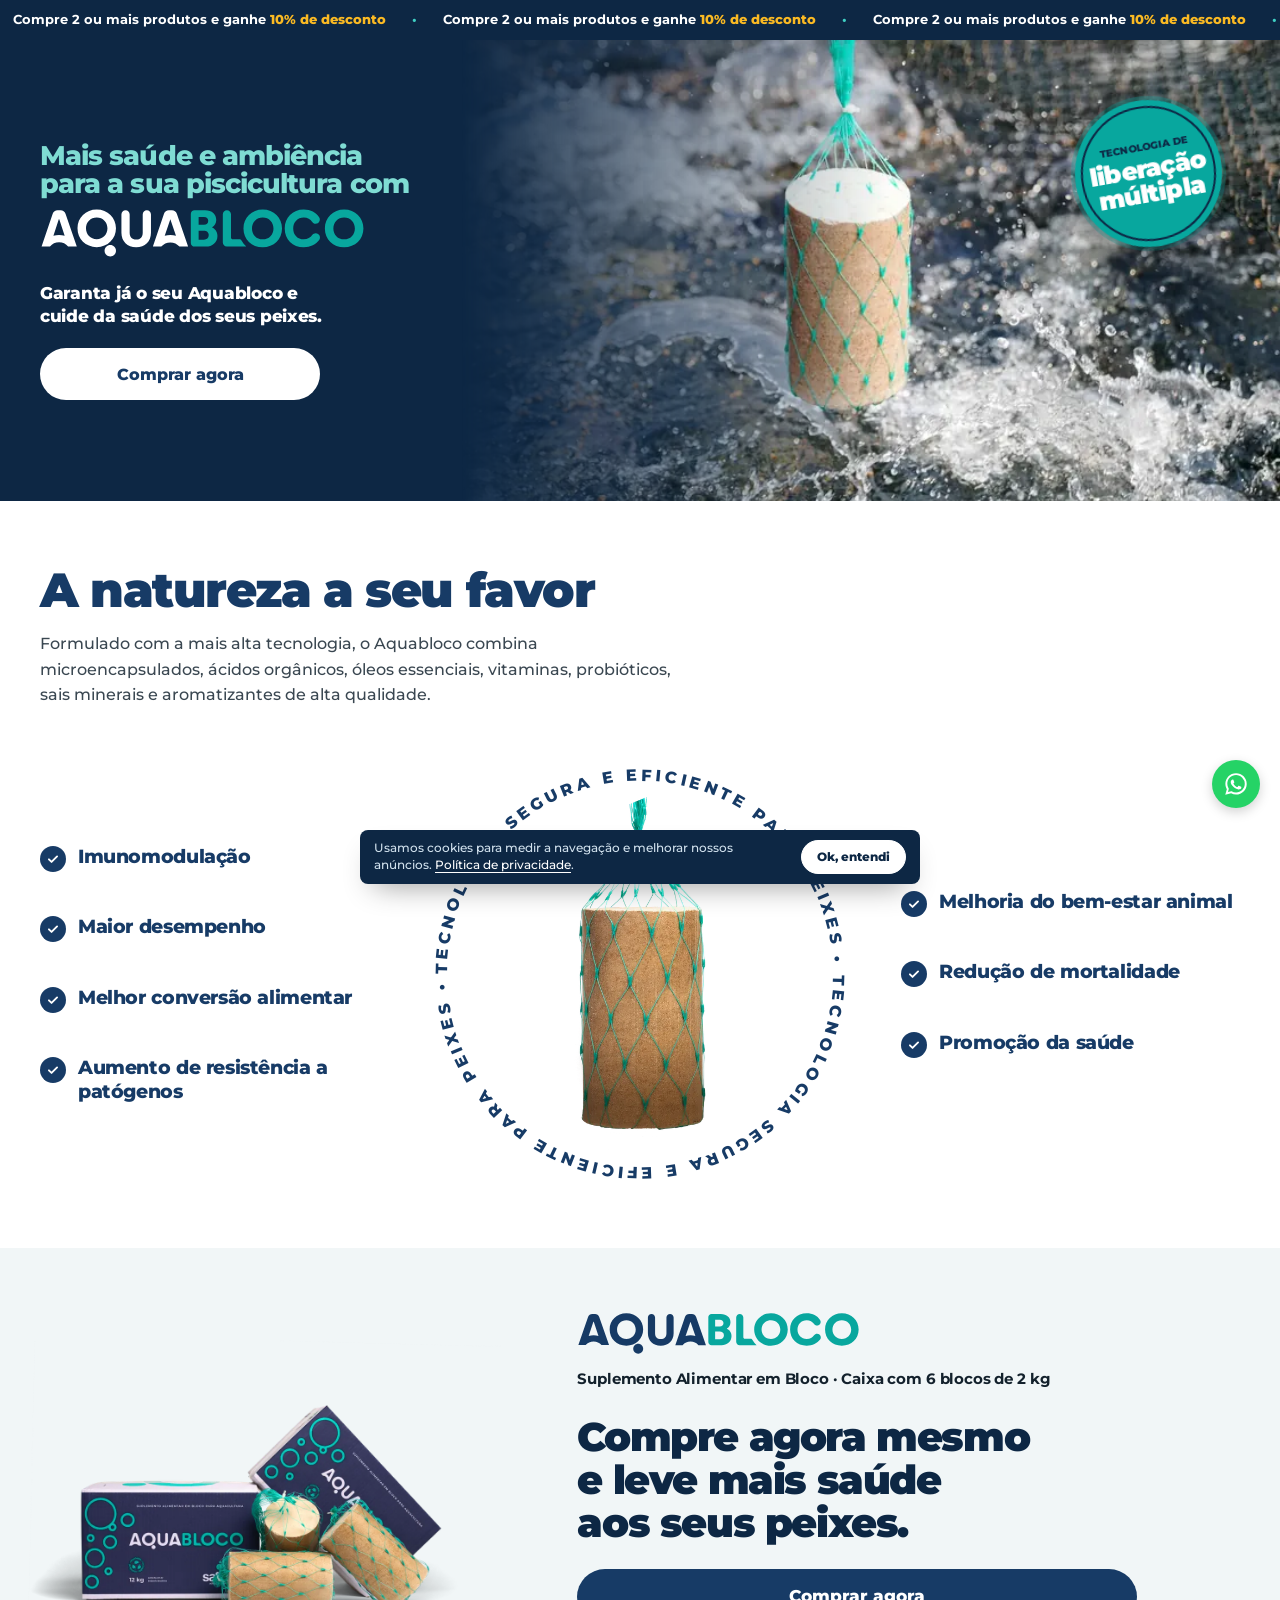
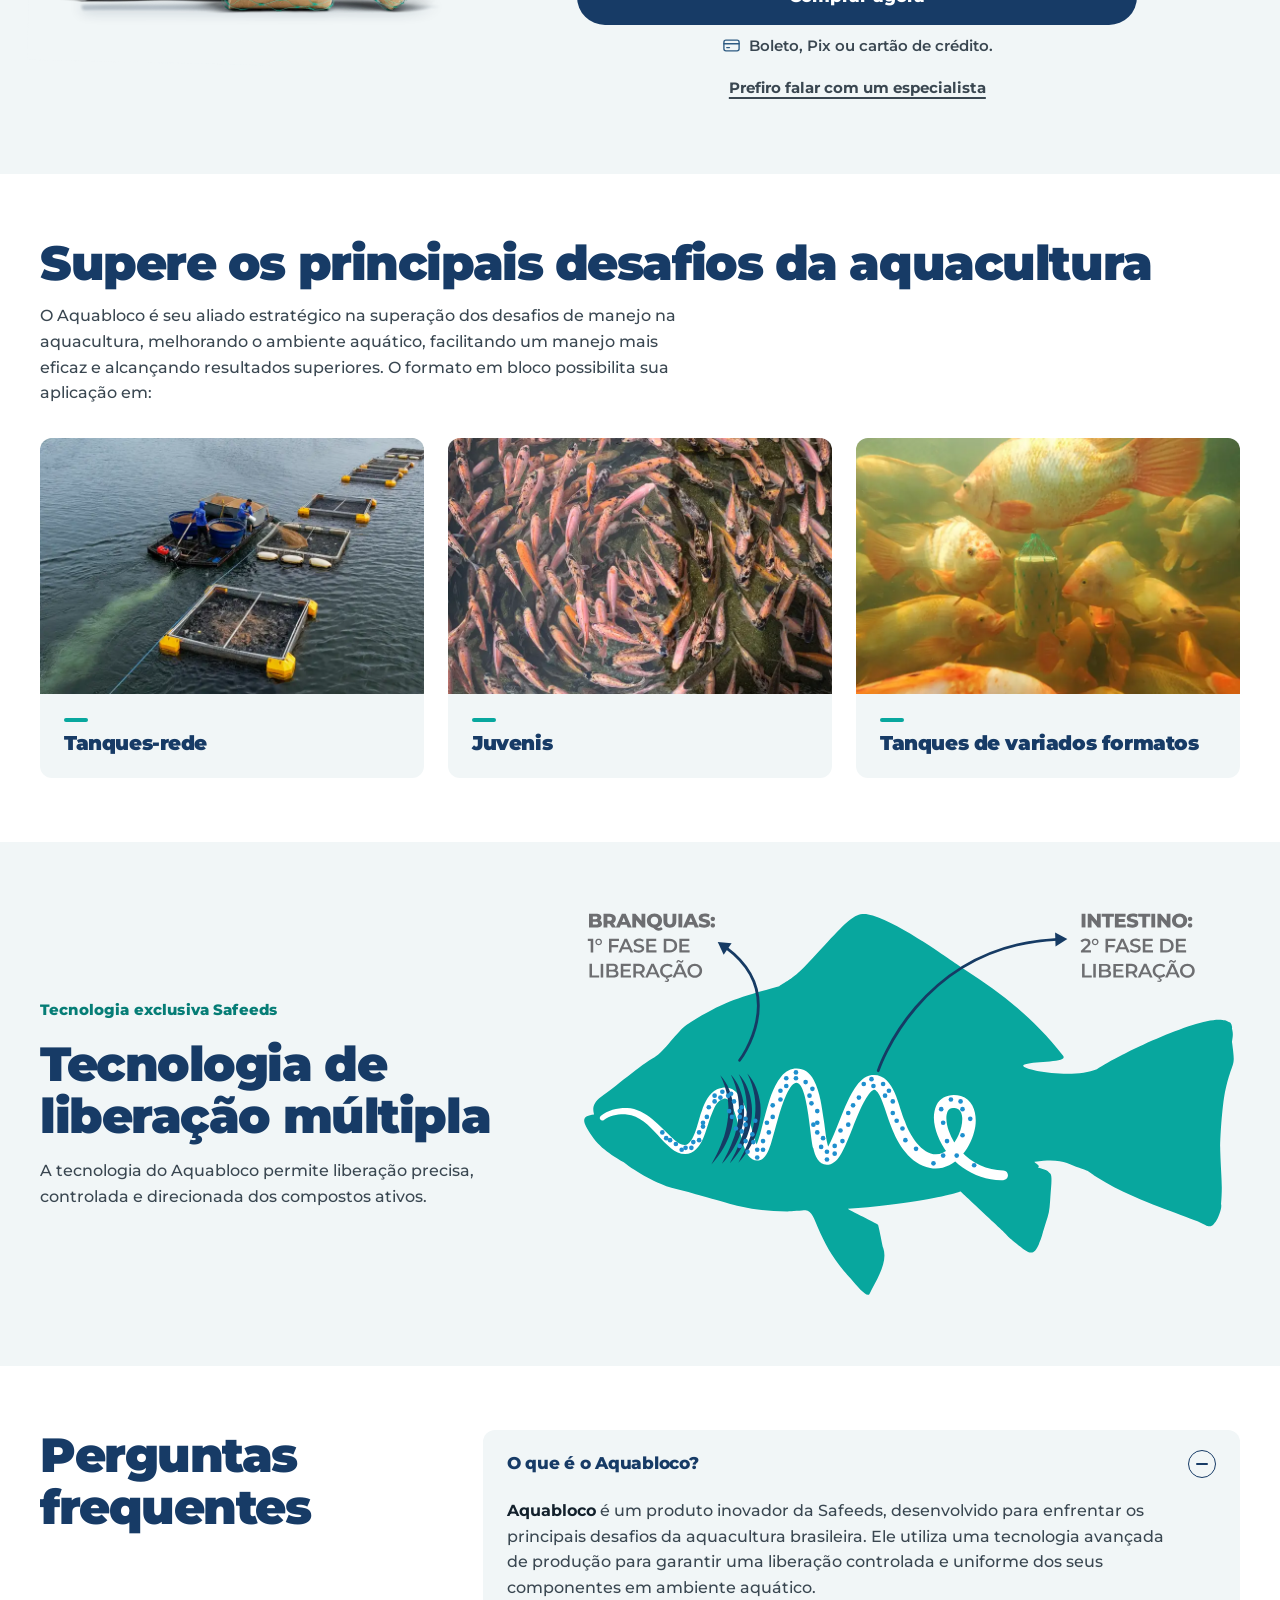
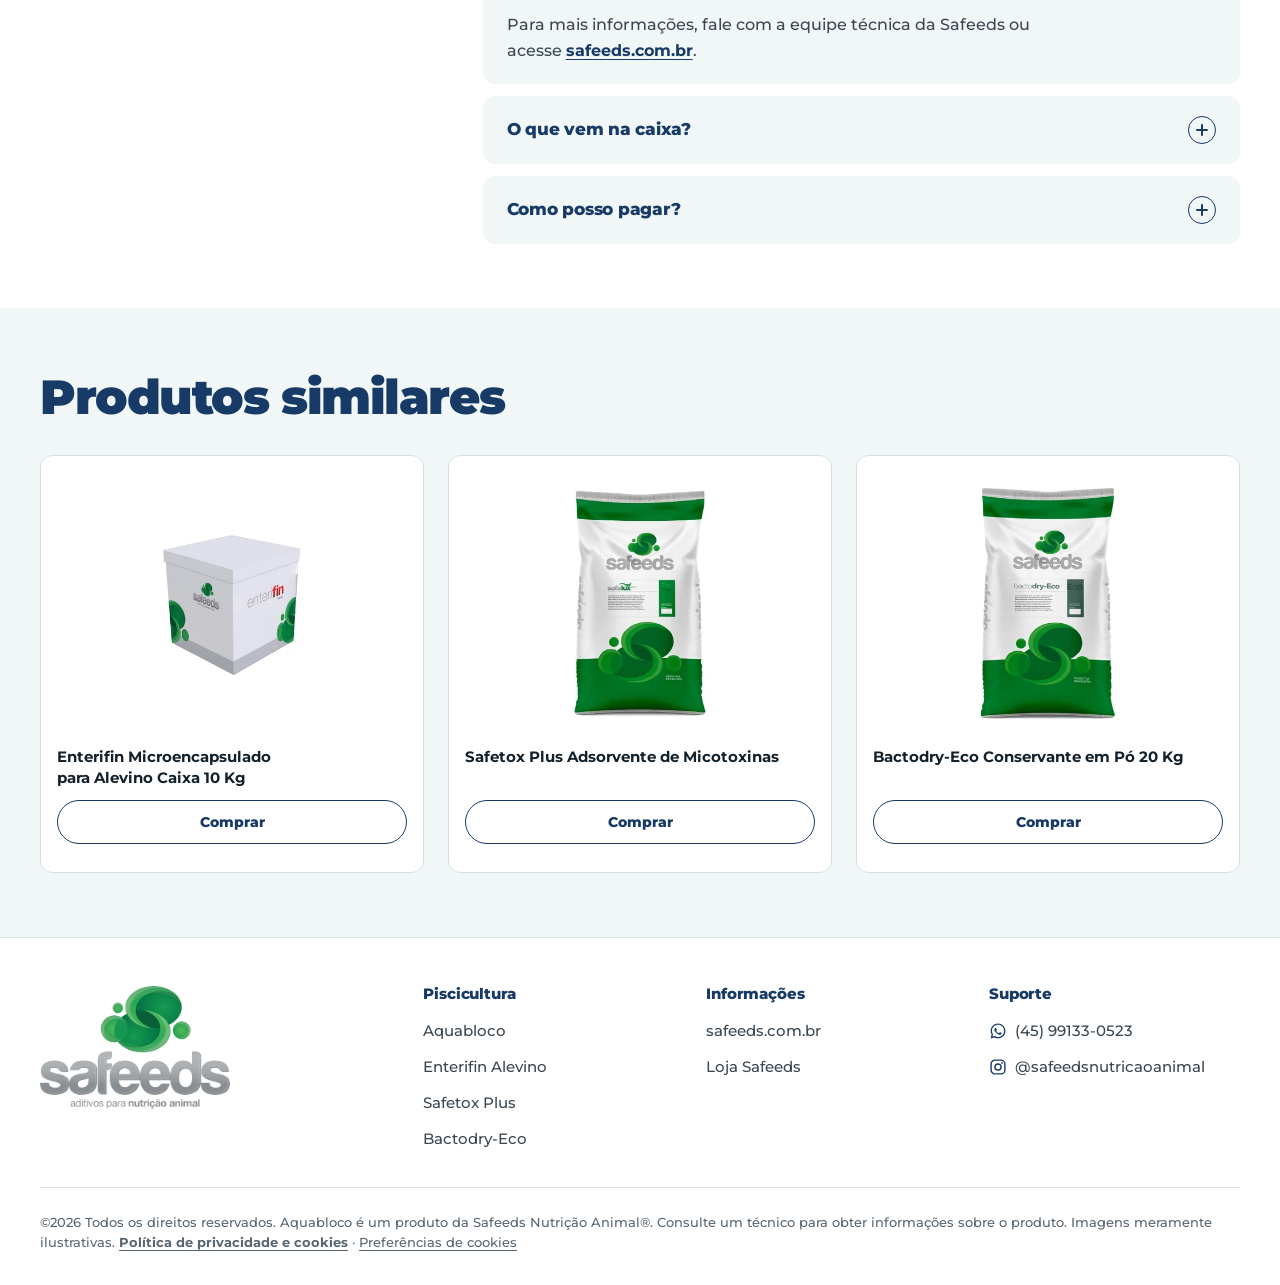
<file: aquabloco/index.html>
<!doctype html>
<html lang="pt-BR">
<head>
<meta charset="utf-8">
<meta name="viewport" content="width=device-width,initial-scale=1">
<link rel="preload" as="font" type="font/woff2" href="fonts/montserrat-latin.woff2" crossorigin>
<link rel="preload" as="image" href="img/capa-celular.webp" media="(max-width:760px)" fetchpriority="high">
<link rel="preload" as="image" imagesrcset="img/capa-1280.webp 1280w, img/capa.webp 1600w" imagesizes="64vw" media="(min-width:761px)" fetchpriority="high">
<title>Aquabloco</title>
<!-- Meta Pixel 317971006449150 pelo GTM "Safeeds - Landing Pages"; o referrer completo
     (com as UTMs do anuncio) vai para a Tray, que registra como origem da visita -->
<meta name="referrer" content="no-referrer-when-downgrade">
<script>
  // Consentimento da medicao: liga por padrao e o "Recusar" do aviso de cookies desliga na hora.
  // A escolha fica no localStorage por 12 meses (mesma regra da landing do Colinpass).
  window.dataLayer = window.dataLayer || [];
  window.aqMedicao = (function(){
    var CHAVE = 'aq-cookies', VALIDADE = 365*24*3600*1000, ligado = false;
    function le(){ try { var v = JSON.parse(localStorage.getItem(CHAVE) || 'null');
      return (v && v.em && (Date.now() - v.em) < VALIDADE) ? v.escolha : null; } catch(e){ return null; } }
    function grava(escolha){ try { localStorage.setItem(CHAVE, JSON.stringify({escolha: escolha, em: Date.now()})); } catch(e){} }
    function liga(){
      if(ligado) return; ligado = true;
      // Google Tag Manager (contêiner "Safeeds - Landing Pages", com o Meta Pixel e o Microsoft Clarity)
      (function(w,d,s,l,i){
        w[l]=w[l]||[];w[l].push({'gtm.start':new Date().getTime(),event:'gtm.js'});
        var f=d.getElementsByTagName(s)[0],j=d.createElement(s),dl=l!='dataLayer'?'&l='+l:'';
        j.async=true;j.src='https://www.googletagmanager.com/gtm.js?id='+i+dl;f.parentNode.insertBefore(j,f);
      })(window,document,'script','dataLayer','GTM-5FL988WR');
    }
    function desliga(){                                   // o Clarity entra pelo GTM (tag "Clarity | LPs"), por isso tambem e desligado aqui
      try { if(window.fbq) window.fbq('consent', 'revoke'); } catch(e){}
      try { if(window.clarity) window.clarity('consent', false); } catch(e){}
    }
    // medicao entra logo depois que a pagina termina de carregar (nao disputa a conexao com a primeira tela)
    if(le() !== 'recusado'){
      if(document.readyState === 'complete') liga();
      else window.addEventListener('load', function(){ setTimeout(liga, 0); });
    }
    return { escolha: le, aceitar: function(){ grava('aceito'); liga(); try { if(window.fbq) window.fbq('consent', 'grant'); } catch(e){} },
             recusar: function(){ grava('recusado'); desliga(); } };
  })();
</script>
<style>
@font-face{font-family: 'Montserrat'; font-style: normal; font-weight: 500 900; font-display: swap; src: url(fonts/montserrat-latin-ext.woff2) format('woff2'); unicode-range: U+0100-02BA, U+02BD-02C5, U+02C7-02CC, U+02CE-02D7, U+02DD-02FF, U+0304, U+0308, U+0329, U+1D00-1DBF, U+1E00-1E9F, U+1EF2-1EFF, U+2020, U+20A0-20AB, U+20AD-20C4, U+2113, U+2C60-2C7F, U+A720-A7FF;}
@font-face{font-family: 'Montserrat'; font-style: normal; font-weight: 500 900; font-display: swap; src: url(fonts/montserrat-latin.woff2) format('woff2'); unicode-range: U+0000-00FF, U+0131, U+0152-0153, U+02BB-02BC, U+02C6, U+02DA, U+02DC, U+0304, U+0308, U+0329, U+2000-206F, U+20AC, U+2122, U+2191, U+2193, U+2212, U+2215, U+FEFF, U+FFFD;}

/* Aquabloco (caixa com 6 blocos de 2 kg): pagina de produto no mesmo esquema das outras paginas de produto Safeeds (Colinpass).
   Texto: somente o folder Safeeds_Aquabloco.pdf, cada dado uma vez; preco e similares vem da loja.
   Cor: azul-marinho e verde-agua do folder. As variaveis --verde* mantem o nome do esquema, mas guardam o azul. */
:root{
  /* --verde* = azul-marinho do logo Aquabloco (nome mantido do esquema das outras paginas) */
  --verde:#173B66; --verde-hover:#10304F; --verde-esc:#0D2744; --verde-med:#2E5B82;
  --acento:#08A79E; --acento-esc:#067D76; --amarelo:#FBBA23;
  --claro:#F1F6F7; --tint:#E6F2F3; --linha:#D4E1E4; --linha-2:#B2C8CD;
  --tinta:#13212C; --texto:#3A4751; --suave:#586672;
  --branco:#FFFFFF;
  --fonte:'Montserrat',Arial,Helvetica,sans-serif;
  --s1:8px; --s2:16px; --s3:24px; --s4:32px; --s5:48px; --s6:64px; --s7:80px;
  --r1:8px; --r2:12px; --r3:20px;
  --sombra:0 1px 2px rgba(15,41,69,.06),0 8px 20px -12px rgba(15,41,69,.22);
  --max:1200px;
}
*{box-sizing:border-box;margin:0;padding:0}
html{scroll-behavior:smooth}
body{background:var(--branco);color:var(--texto);font-family:var(--fonte);font-weight:500;font-size:15px;
  line-height:1.6;-webkit-font-smoothing:antialiased;overflow-x:hidden}
img{max-width:100%;display:block}
a{color:inherit;text-decoration:none}
button{font:inherit;color:inherit}
h1,h2,h3,h4{color:var(--verde);font-weight:900;letter-spacing:-.03em;line-height:1.08;text-wrap:balance}
p{text-wrap:pretty}
.wrap{width:min(var(--max),100% - 48px);margin-inline:auto}
.num{font-variant-numeric:tabular-nums;white-space:nowrap}
:focus-visible{outline:3px solid var(--verde);outline-offset:3px;border-radius:6px}
.sec{padding-block:var(--s6)}
.sec-claro{background:var(--claro)}
.sec-titulo{font-size:clamp(1.9rem,3.8vw,3rem);line-height:1.08}
.btn{display:inline-flex;align-items:center;justify-content:center;gap:12px;min-height:52px;padding:14px 28px;border:0;
  border-radius:999px;background:var(--verde);color:#fff;font-family:inherit;font-weight:800;font-size:1.02rem;line-height:1.25;
  cursor:pointer;transition:background .2s}
.btn:hover{background:var(--verde-hover)}

/* ---------- FAIXA PROMOCIONAL (letreiro rolante) ---------- */
.aviso{background:var(--verde-esc);color:#fff;overflow:hidden;font-size:.8rem;font-weight:700}
.aviso-trilho{display:flex;width:max-content;animation:rola 40s linear infinite}
.aviso-grupo{display:flex;align-items:center;gap:26px;padding:10px 13px}
.aviso-grupo span{white-space:nowrap}
.aviso-grupo b{color:var(--amarelo);font-weight:800}
.aviso-grupo i{font-style:normal;color:#3FD0C4}
@keyframes rola{to{transform:translateX(-50%)}}

/* ---------- ABERTURA ----------
   Fundo azul-marinho chapado; a foto do bloco batendo na agua entra pela direita e se funde no azul
   (mascara em degrade); o texto fica inteiro sobre o azul, a esquerda. Ate 760 px: texto em cima e foto embaixo. */
.capa{position:relative;isolation:isolate;background:#0D2744;overflow:hidden}
.capa-img{position:absolute;top:0;right:0;bottom:0;width:64%;z-index:-1}
.capa-img img{width:100%;height:100%;object-fit:cover;object-position:50% 45%;
  -webkit-mask-image:linear-gradient(90deg,transparent 0,rgba(0,0,0,.5) 24%,#000 52%);
          mask-image:linear-gradient(90deg,transparent 0,rgba(0,0,0,.5) 24%,#000 52%)}
.capa-txt{position:relative;display:flex;flex-direction:column;justify-content:center;align-items:flex-start;
  min-height:clamp(460px,36vw,660px);padding-block:clamp(44px,4.6vw,88px)}
.capa-l1{color:#7FDCD3;font-size:clamp(1.35rem,2.08vw,2.5rem);font-weight:800;letter-spacing:-.035em;line-height:1.05;max-width:21ch;text-wrap:balance}
.capa-marca{margin:clamp(14px,1.3vw,24px) 0 clamp(10px,.9vw,16px)}
.capa-logo{display:block;height:clamp(40px,3.9vw,74px);width:auto}
.capa-l2{color:#fff;font-size:clamp(1.25rem,1.94vw,2.3rem);font-weight:800;letter-spacing:-.035em;line-height:1}
.capa-tag{color:#D3E3EF;font-size:clamp(1rem,1.02vw,1.22rem);font-weight:600;line-height:1.5;max-width:32ch;margin-top:clamp(12px,1vw,20px)}
.capa-txt .btn{margin-top:clamp(18px,1.6vw,30px);min-width:min(100%,280px);background:#fff;color:var(--verde)}
.capa-txt .btn:hover{background:#E3F4F3}
@keyframes entra{from{opacity:0;transform:translateY(16px)}}
.capa-txt>*{animation:entra .8s cubic-bezier(.22,1,.36,1) both}
.capa-txt>*:nth-child(2){animation-delay:.08s}
.capa-txt>*:nth-child(3){animation-delay:.16s}
.capa-txt>*:nth-child(4){animation-delay:.24s}
.capa-txt>*:nth-child(5){animation-delay:.32s}
@media(max-width:760px){
  .capa-img{position:static;width:100%;height:auto}
  .capa-img img{height:auto;aspect-ratio:4/3;object-position:50% 50%;
    -webkit-mask-image:linear-gradient(180deg,transparent 0,#000 34%);mask-image:linear-gradient(180deg,transparent 0,#000 34%)}
  .capa-txt{min-height:0;padding-block:32px 0}
  .capa-l1{font-size:1.45rem;max-width:none}
  .capa-l2{font-size:1.35rem}
  .capa-logo{height:44px}
  .capa-tag{max-width:none}
}

/* ---------- ASSINATURA ---------- */
.assina{background:var(--branco);border-bottom:1px solid var(--linha);padding-block:clamp(20px,2.4vw,30px)}
.assina .in{display:flex;align-items:center;gap:clamp(16px,2.4vw,30px);flex-wrap:wrap}
.assina img{height:clamp(34px,3.6vw,46px);width:auto}
.assina p{color:#3E3A36;font-weight:800;font-size:clamp(.95rem,1.3vw,1.15rem);letter-spacing:-.02em;line-height:1.32}

/* ---------- CARACTERISTICAS E BENEFICIOS ----------
   Mesma roda do Colinpass: vantagens em volta do selo. No centro, o selo
   "Tecnologia anticorrosiva Safeeds" do folder: o anel com o texto gira, o disco com o vagao fica parado. */
.tec-cab{display:grid;gap:14px;justify-items:start;margin-bottom:clamp(34px,4.4vw,56px)}
.tec-cab p{max-width:58ch;font-size:clamp(1rem,1.25vw,1.1rem)}
.orbita{display:grid;grid-template-columns:1fr minmax(260px,420px) 1fr;align-items:center;gap:clamp(20px,4vw,56px)}
.orbita ul{list-style:none;display:grid;gap:clamp(26px,3.4vw,44px)}
.orbita li{display:flex;align-items:flex-start;gap:12px;color:var(--verde);font-weight:800;
  font-size:clamp(1.02rem,1.5vw,1.28rem);letter-spacing:-.02em;line-height:1.22}
.orbita li .ck{flex:0 0 26px;height:26px;border-radius:50%;background:var(--verde);color:#fff;display:grid;place-items:center;margin-top:1px}
.orbita li .ck svg{width:14px;height:14px}
.orbita .centro{position:relative;aspect-ratio:1;width:100%;margin-inline:auto}
.orbita .anel{position:absolute;inset:0;width:100%;height:100%;animation:gira 60s linear infinite}
.orbita .anel text{font-family:var(--fonte);font-weight:800;font-size:15.5px;fill:var(--verde);letter-spacing:.02em}
.orbita .disco{position:absolute;inset:8%}
.orbita .disco img{display:block;width:auto;height:100%;margin-inline:auto}
@keyframes gira{to{transform:rotate(360deg)}}
.nw{white-space:nowrap}

/* ---------- COMPRA ---------- */
.compra-grid{display:grid;grid-template-columns:minmax(0,5fr) minmax(0,7fr);gap:var(--s6);align-items:center}
.compra-img{position:relative;isolation:isolate;display:grid;place-items:center;padding-block:var(--s2)}
/* sombra de contato embutida na imagem (fazer_galao.py): sem filtro e sem elipse no CSS */
.compra-img img{justify-self:end;max-width:none;height:auto;
  width:min(600px,calc(100% + clamp(0px,(100vw - var(--max)) / 2 - 16px,110px)))}
.compra-painel{display:grid;gap:var(--s3);max-width:560px}
.compra-cab h2{line-height:1}
.compra-logo{height:clamp(39px,3.4vw,54px);width:auto}
.compra-cab p{margin-top:12px;font-size:clamp(.95rem,1.2vw,1.05rem);font-weight:700;color:var(--tinta);letter-spacing:-.01em}
.planos-cab{display:flex;align-items:baseline;justify-content:space-between;gap:var(--s2);flex-wrap:wrap;margin-bottom:12px}
.planos-rot{font-size:.9375rem;font-weight:700;color:var(--tinta)}
.planos-nota{font-size:.875rem;color:var(--suave)}
.planos-nota b{font-weight:800;color:var(--verde)}
.planos{display:grid;gap:12px}
.plano{display:grid;grid-template-columns:22px minmax(0,1fr) auto;grid-template-areas:"r n p" "r k e";column-gap:var(--s2);row-gap:2px;
  align-items:center;padding:14px 20px;background:var(--branco);border:2px solid var(--linha);border-radius:var(--r2);cursor:pointer;
  transition:border-color .15s,background .15s}
.plano:hover{border-color:var(--linha-2)}
.plano.sel{border-color:var(--verde);background:var(--tint)}
.plano>input{grid-area:r;appearance:none;width:22px;height:22px;margin:0;border-radius:50%;border:2px solid #97AD9E;background:var(--branco);
  display:grid;place-items:center;cursor:pointer}
.plano>input::after{content:"";width:10px;height:10px;border-radius:50%;background:var(--verde);transform:scale(0);transition:transform .15s}
.plano>input:checked{border-color:var(--verde)}
.plano>input:checked::after{transform:scale(1)}
.pl-qtd{grid-area:n;font-weight:800;font-size:1.2rem;letter-spacing:-.02em;color:var(--tinta);line-height:1.3}
.plano:not(.plano-livre) .pl-qtd{white-space:nowrap}
.pl-peso{grid-area:k;font-size:.875rem;color:var(--suave);line-height:1.4}
.pl-preco{grid-area:p;justify-self:end;font-weight:900;font-size:clamp(1.4rem,2.2vw,1.8rem);color:var(--verde-esc);letter-spacing:-.02em;line-height:1.2}
.pl-extra{grid-area:e;justify-self:end;text-align:right;font-size:.875rem;color:var(--suave);line-height:1.4}
.pl-extra s{color:var(--suave)}
.pl-extra b{font-weight:800;color:var(--verde)}
.plano-livre{grid-template-areas:"r n p" "r k k" "r e e"}
.plano-livre .pl-extra{justify-self:end;text-align:right}
.plano-livre .pl-peso{display:flex;align-items:center;flex-wrap:wrap;gap:6px 8px;margin-top:6px}
.passo{display:inline-flex;align-items:center;border:1.5px solid var(--linha-2);border-radius:999px;background:var(--branco);overflow:hidden}
.passo-b{width:36px;height:36px;border:0;background:transparent;font:inherit;font-weight:800;font-size:1.15rem;line-height:1;color:var(--verde);cursor:pointer}
.passo-b:hover{background:var(--tint)}
.passo-b:focus-visible,.passo input:focus-visible{outline:2px solid var(--verde);outline-offset:-2px}
.passo input{width:46px;height:36px;border:0;padding:0;text-align:center;font:inherit;font-weight:800;font-size:1rem;color:var(--tinta);background:transparent;-moz-appearance:textfield;appearance:textfield}
.passo input::-webkit-outer-spin-button,.passo input::-webkit-inner-spin-button{-webkit-appearance:none;margin:0}
.btn-compra{width:100%;min-height:56px;font-size:1.0625rem}
.compra-acao{display:grid;gap:10px}
.pagto{margin:0;display:flex;align-items:center;justify-content:center;gap:8px;
  font-size:.9375rem;font-weight:600;color:var(--texto);line-height:1.4}
.pagto svg{flex:none;width:19px;height:19px;color:var(--verde-med)}
.btn-compra .det{font-weight:600;padding-left:12px;border-left:1px solid rgba(255,255,255,.4)}

/* ---------- ETAPAS (producao, armazenagem, manipulacao) ---------- */
.etapas-cab{display:grid;gap:14px;justify-items:start;margin-bottom:var(--s4)}
.etapas-cab p{max-width:62ch;font-size:clamp(1rem,1.25vw,1.1rem)}
.etapas-grid{display:grid;grid-template-columns:repeat(3,minmax(0,1fr));gap:var(--s3)}
.etapa{background:var(--claro);border-radius:var(--r2);overflow:hidden;display:grid;grid-template-rows:auto 1fr;
  transition:transform .35s cubic-bezier(.22,1,.36,1),box-shadow .35s}
.etapa-foto{overflow:hidden}
.etapa img{width:100%;height:auto;aspect-ratio:3/2;object-fit:cover;transition:transform .6s cubic-bezier(.22,1,.36,1)}
.etapa-txt{padding:var(--s3);display:grid;gap:10px;align-content:start}
.etapa-txt::before{content:"";width:24px;height:4px;border-radius:2px;background:var(--acento);transition:width .35s cubic-bezier(.22,1,.36,1)}
/* destaque ao passar o mouse (so em aparelhos com mouse) */
@media(hover:hover){
  .etapa:hover{transform:translateY(-6px);box-shadow:0 20px 36px -20px rgba(15,41,69,.38)}
  .etapa:hover img{transform:scale(1.06)}
  .etapa:hover .etapa-txt::before{width:56px}
}
.etapa h3{font-size:clamp(1.2rem,1.6vw,1.4rem);letter-spacing:-.02em}
.etapa p{font-size:1rem;color:var(--texto)}

/* ---------- TECNOLOGIA DE LIBERACAO MULTIPLA ---------- */
.lib-grid{display:grid;grid-template-columns:minmax(0,5fr) minmax(0,7fr);gap:var(--s6);align-items:center}
.lib-txt{display:grid;gap:16px;justify-items:start}
.lib-rot{font-size:.95rem;font-weight:800;color:var(--acento-esc);letter-spacing:.01em}
.lib-txt .sec-titulo{max-width:14ch}
.lib-txt p:not(.lib-rot){max-width:40ch;font-size:clamp(1rem,1.25vw,1.12rem)}
.lib-fig img{width:100%;height:auto}

/* ---------- PERGUNTAS FREQUENTES ---------- */
.faq-grid{display:grid;grid-template-columns:minmax(0,4fr) minmax(0,8fr);gap:var(--s6);align-items:start}
.faq-lista{display:grid;gap:12px}
.faq details{background:var(--claro);border-radius:var(--r2)}
.faq summary{list-style:none;cursor:pointer;display:flex;align-items:center;justify-content:space-between;gap:var(--s2);
  padding:20px var(--s3);font-weight:800;font-size:clamp(1rem,1.3vw,1.12rem);color:var(--verde);letter-spacing:-.015em;line-height:1.4;border-radius:var(--r2)}
.faq summary::-webkit-details-marker{display:none}
.faq-ico{flex:0 0 28px;height:28px;border-radius:50%;border:1.5px solid var(--verde);position:relative}
.faq-ico::before,.faq-ico::after{content:"";position:absolute;left:50%;top:50%;background:var(--verde);border-radius:1px;transform:translate(-50%,-50%)}
.faq-ico::before{width:12px;height:2px}
.faq-ico::after{width:2px;height:12px;transition:transform .2s}
.faq details[open] .faq-ico::after{transform:translate(-50%,-50%) scaleY(0)}
.faq .resp{padding:0 var(--s3) 20px;max-width:65ch;font-size:1rem}
.faq .resp b{font-weight:700;color:var(--tinta)}
.faq .resp p+p,.faq .resp p+ol,.faq .resp ol+p{margin-top:.75em}
.faq .resp a{color:var(--verde);font-weight:700;text-decoration:underline;text-underline-offset:3px}
.fases{list-style:none;display:grid;gap:10px}
.fases li{display:grid;grid-template-columns:34px minmax(0,1fr);gap:10px;align-items:baseline}
.fases li b{color:var(--verde);font-weight:900;font-size:1.15rem}

/* ---------- PRODUTOS SIMILARES ---------- */
.similares .sec-titulo{margin-bottom:var(--s4)}
.cards{display:grid;grid-template-columns:repeat(3,minmax(0,1fr));gap:var(--s3)}
.card{display:grid;grid-template-rows:auto 1fr auto auto;gap:12px;background:var(--branco);border:1px solid var(--linha);
  border-radius:var(--r2);padding:var(--s2);transition:border-color .2s,box-shadow .2s}
.card:hover{border-color:var(--linha-2);box-shadow:var(--sombra)}
.card-foto{display:block;aspect-ratio:4/3;border-radius:var(--r1);overflow:hidden;background:var(--branco)}
.card-foto img{width:100%;height:100%;object-fit:contain}
.card h3{font-size:.92rem;font-weight:700;color:var(--tinta);letter-spacing:0;line-height:1.4;min-height:2.8em}
.card-preco{font-size:1.22rem;font-weight:900;color:var(--verde-esc)}
.card-btn{display:flex;align-items:center;justify-content:center;min-height:44px;border-radius:999px;border:1.5px solid var(--verde);
  color:var(--verde);font-weight:800;font-size:.9rem;transition:background .2s,color .2s}
.card:hover .card-btn{background:var(--verde);color:#fff}

/* ---------- RODAPE ---------- */
.rodape{background:var(--branco);border-top:1px solid var(--linha);padding-block:var(--s5) var(--s4);font-size:.9375rem}
.rod-grid{display:grid;grid-template-columns:1.4fr repeat(3,1fr);gap:var(--s4)}
.rod-marca img{width:190px;max-width:100%;height:auto}
.rodape h4{font-size:.95rem;font-weight:800;letter-spacing:-.01em;margin-bottom:12px}
.rodape ul{list-style:none;display:grid;gap:4px}
.rodape li a{display:inline-block;padding-block:4px;color:var(--texto)}
.rodape li a:hover{color:var(--verde);text-decoration:underline;text-underline-offset:3px}
.rodape li a.rod-social{display:inline-flex;align-items:center;gap:8px}
.rod-ic{width:18px;height:18px;flex:0 0 18px;color:var(--verde)}
.legal{margin-top:var(--s4);padding-top:var(--s3);border-top:1px solid var(--linha);font-size:.8125rem;color:var(--suave);line-height:1.6}

/* botao do WhatsApp: some sobre a area de compra e o rodape (JS) */
.zap{position:fixed;right:20px;bottom:20px;z-index:30;width:48px;height:48px;border-radius:50%;background:#25D366;color:#fff;
  display:grid;place-items:center;box-shadow:0 4px 12px rgba(0,0,0,.18);transition:opacity .2s,visibility .2s}
.zap svg{width:26px;height:26px}
.zap.oculto{opacity:0;visibility:hidden}

/* ---------- PRE-CHECKOUT ---------- */
.pc{border:0;padding:0;border-radius:var(--r3);width:min(600px,100% - 24px);max-height:calc(100dvh - 24px);margin:auto;
  background:var(--branco);color:var(--texto);box-shadow:0 40px 80px -30px rgba(0,18,40,.6);overflow:auto;overscroll-behavior:contain}
.pc::backdrop{background:rgba(9,26,46,.6)}
.pc-topo{position:sticky;top:0;z-index:1;background:var(--verde);color:#fff;padding:var(--s2) 18px var(--s2) var(--s2);
  display:grid;grid-template-columns:auto 1fr auto;gap:14px;align-items:center}
.pc-topo img{width:40px;height:auto;background:#fff;border-radius:8px;padding:3px}
.pc-topo .qtd{display:block;font-weight:500;font-size:.9375rem;color:#CFE0EE}
.pc-topo .val{display:block;color:var(--amarelo);font-weight:800;font-size:1.3rem;letter-spacing:-.02em;line-height:1.2}
.pc-fechar{width:44px;height:44px;border-radius:50%;border:0;background:rgba(255,255,255,.14);color:#fff;cursor:pointer;
  display:grid;place-items:center;transition:background .2s}
.pc-fechar:hover{background:rgba(255,255,255,.26)}
.pc-fechar svg{width:18px;height:18px}
.pc-corpo{padding:var(--s3);display:grid;gap:var(--s3)}
.pc h2{font-size:1.5rem;line-height:1.2}
.pc-sub{font-size:.9375rem;margin-top:var(--s1)}
.pc-campos{display:grid;grid-template-columns:1fr 1fr;gap:var(--s2) 12px}
.campo{display:grid;gap:6px;align-content:start}
.campo.largo{grid-column:1/-1}
.campo label{font-size:.875rem;font-weight:700;color:var(--tinta)}
.campo input,.campo select{width:100%;min-height:48px;border:1.5px solid var(--linha-2);border-radius:var(--r2);background-color:var(--branco);
  padding:12px 14px;font:inherit;font-size:1rem;font-weight:500;color:var(--tinta);transition:border-color .2s,box-shadow .2s}
.campo select{appearance:none;cursor:pointer;padding-right:42px;
  background:var(--branco) url("data:image/svg+xml,%3Csvg xmlns='http://www.w3.org/2000/svg' viewBox='0 0 24 24' fill='none' stroke='%23173B66' stroke-width='2.4'%3E%3Cpath d='m6 9 6 6 6-6'/%3E%3C/svg%3E") no-repeat right 14px center/17px}
.campo input::placeholder{color:#6F7A73;font-weight:400}
.campo input:focus,.campo select:focus{outline:none;border-color:var(--verde);box-shadow:0 0 0 3px rgba(23,59,102,.18)}
.campo[data-erro] input,.campo[data-erro] select{border-color:#B8321F}
.erro{font-size:.8125rem;color:#A82C1B;font-weight:600;line-height:1.35}
.erro:empty{display:none}
.aceite{display:flex;gap:12px;align-items:flex-start;font-size:.875rem;line-height:1.5;color:var(--texto);cursor:pointer}
.aceite input{flex:0 0 20px;width:20px;height:20px;margin-top:2px;accent-color:var(--verde);cursor:pointer}
.pc-aviso{background:#FFF3D1;color:#5A3E00;border-radius:var(--r2);padding:12px var(--s2);font-size:.875rem;font-weight:500}
.pc-aviso a{font-weight:700;color:inherit;text-decoration:underline}
.pc .btn{width:100%;min-height:56px}
.pc .btn[disabled]{opacity:.72;cursor:progress}
/* barra de acao fixa: o botao fica visivel sem rolar o dialogo */
.pc-acao{position:sticky;bottom:0;z-index:1;background:var(--branco);border-top:1px solid var(--linha);
  padding:14px var(--s3) 16px;display:grid;gap:10px;box-shadow:0 -10px 20px -18px rgba(16,40,26,.5)}
.pc-acao .btn{min-height:52px}
.pc-direto{justify-self:center;background:none;border:0;padding:4px 8px;font:inherit;font-size:.875rem;font-weight:700;
  color:var(--suave);text-decoration:underline;text-underline-offset:3px;cursor:pointer}
.pc-direto:hover{color:var(--verde)}
.pc-lgpd{font-size:.75rem;line-height:1.4;color:var(--suave);text-align:center;margin:0}
.pc-lgpd a{color:inherit;font-weight:700;text-decoration:underline;text-underline-offset:2px}
.campo .opc{font-weight:600;color:var(--suave)}
.hp{position:absolute;left:-9999px;width:1px;height:1px;overflow:hidden}
.pc [hidden]{display:none!important}

/* ---------- POP-UP DE SAIDA ---------- */
.saida-topo{position:sticky;top:0;z-index:1;display:flex;align-items:center;justify-content:space-between;gap:16px;
  padding:18px 18px 0 24px;background:var(--branco)}
.saida-logo{height:44px;width:auto}
.saida .pc-fechar{background:var(--claro);color:var(--tinta)}
.saida .pc-fechar:hover{background:var(--linha)}
.saida .pc-corpo{padding-top:14px}
.saida h2{font-size:clamp(1.5rem,3vw,1.9rem)}
.saida .pc-sub b{color:var(--verde);font-weight:800}
.saida-nao{justify-self:center;background:none;border:0;padding:6px 10px;font:inherit;font-size:.9375rem;font-weight:600;
  color:var(--suave);text-decoration:underline;text-underline-offset:3px;cursor:pointer}
.saida-nao:hover{color:var(--tinta)}

/* ---------- RESPONSIVO (375 / 390 / 768 / 1280 / 1440) ---------- */
@media(max-width:1080px){
  .cards{grid-template-columns:repeat(3,minmax(0,1fr))}
  .orbita{grid-template-columns:1fr 1fr;row-gap:36px}
  .orbita .centro{grid-column:1/-1;grid-row:1;max-width:340px;margin-inline:auto}
  .rod-grid{grid-template-columns:1fr 1fr}
}
@media(max-width:860px){
  .sec{padding-block:var(--s5)}
  .compra-grid{grid-template-columns:1fr;gap:var(--s3)}
  .compra-img img{width:min(100%,440px);justify-self:center}
  .compra-painel{max-width:none}
  .etapas-grid{grid-template-columns:1fr;gap:var(--s2)}
  .etapa{grid-template-columns:minmax(0,2fr) minmax(0,3fr);grid-template-rows:none}
  .etapa-foto{height:100%}
  .etapa img{height:100%;aspect-ratio:auto;min-height:170px}
  .estudo-grid{grid-template-columns:1fr;gap:var(--s4)}
  .faq-grid{grid-template-columns:1fr;gap:var(--s3)}
}
@media(max-width:560px){
  .orbita{grid-template-columns:1fr}
  .wrap{width:calc(100% - 32px)}
  .etapa{grid-template-columns:1fr}
  .etapa img{height:auto;aspect-ratio:16/9;min-height:0}
  .etapa-txt{padding:20px}
  .estudo-graf{padding:20px 16px 16px}
  .barra{grid-template-columns:1fr;gap:6px}
  .barra-trilho{height:42px}
  .plano{grid-template-areas:"r n p" "r k k" "r e e";padding:14px 16px;column-gap:12px}
  .pl-preco{font-size:1.3125rem}
  .pl-extra{justify-self:start;text-align:left}
  .plano-livre .pl-extra{justify-self:start;text-align:left}
  .btn-compra{flex-direction:column;gap:2px;padding-block:10px}
  .btn-compra .det{border:0;padding:0;font-size:.9375rem}
  .cards{gap:12px}
  .card{padding:12px}
  .rod-grid{grid-template-columns:1fr}
  .pc-campos{grid-template-columns:1fr;gap:12px}
  .pc-corpo{padding:16px var(--s2) 12px;gap:16px}
  .pc h2{font-size:1.25rem}
  .pc-sub{font-size:.875rem}
  .pc-topo{padding:10px 12px 10px var(--s2);gap:10px}
  .pc-topo img{width:34px}
  .pc-topo .val{font-size:1.15rem}
  .pc-fechar{width:38px;height:38px}
  .campo input,.campo select{min-height:44px;padding:10px 12px}
  .pc-acao{padding:12px var(--s2) 14px}
}
@media(prefers-reduced-motion:reduce){
  *,*::before,*::after{animation:none!important;transition:none!important}
}
@media(max-width:860px){ .lib-grid{grid-template-columns:1fr;gap:var(--s4)} }
@media(max-width:700px){ .cards{grid-template-columns:1fr} }
/* ---------- AVISO DE COOKIES ---------- */
.cookies{position:fixed;left:16px;right:16px;bottom:16px;z-index:40;max-width:560px;margin-inline:auto;
  background:var(--verde-esc);color:#fff;border-radius:var(--r1);box-shadow:0 14px 30px -14px rgba(0,0,0,.45);
  padding:10px 14px;display:flex;flex-wrap:wrap;align-items:center;gap:8px 14px}
.cookies[hidden]{display:none}
.cookies p{flex:1 1 140px;margin:0;font-size:.75rem;line-height:1.4;color:#D3E3EF}
.cookies p b{color:#fff;font-weight:800}
/* o "Recusar" so aparece quando a faixa e aberta por "Preferencias de cookies", no rodape */
.cookies:not(.completo) .cookies-recusar{display:none}
.cookies a,.cookies button.link{color:#fff;font-weight:700;text-decoration:underline;text-underline-offset:3px;background:none;border:0;padding:0;font:inherit;cursor:pointer}
.cookies-acoes{display:flex;gap:8px;flex-wrap:wrap;margin-left:auto}
.cookies-acoes button{min-height:34px;padding:6px 15px;border-radius:999px;font:inherit;font-weight:800;font-size:.75rem;cursor:pointer;border:1.5px solid #fff}
.cookies-recusar{background:transparent;color:#fff}
.cookies-recusar:hover{background:rgba(255,255,255,.1)}
.cookies-aceitar{background:#fff;color:var(--verde-esc)}
.cookies-aceitar:hover{background:#E3F4F3}
.cookies-acoes button:focus-visible,.cookies a:focus-visible,.cookies button.link:focus-visible{outline:2px solid var(--acento);outline-offset:2px}
body.com-cookies .zap{bottom:92px}
@media(max-width:560px){ .cookies{left:10px;right:10px;bottom:10px;padding:9px 12px} }
.rod-cookies{background:none;border:0;padding:0;font:inherit;color:inherit;text-decoration:underline;text-underline-offset:3px;cursor:pointer}
.legal a,.aceite a{color:inherit;font-weight:700;text-decoration:underline;text-underline-offset:3px}

/* ---------- POLITICA DE PRIVACIDADE ---------- */
.politica .pol-corpo{padding:8px 24px 28px;display:grid;gap:14px;font-size:.9375rem;line-height:1.6}
.politica h2{font-size:1.4rem}
.politica h3{font-size:1rem;font-weight:800;color:var(--tinta);margin-top:6px}
.politica ul{margin:0;padding-left:20px;display:grid;gap:4px}
.politica .pol-data{font-size:.8125rem;color:var(--suave)}
/* ====== compra sem valor na tela + pre-checkout para o WhatsApp (06/10/2026) ====== */
.compra-cta{font-size:clamp(1.75rem,3.1vw,2.65rem);font-weight:900;letter-spacing:-.035em;line-height:1.08;
  color:var(--verde-esc);text-wrap:balance;max-width:none}
.pc-topo .val:empty{display:none}
.capa-cta{color:#fff;font-size:clamp(1.05rem,1.35vw,1.35rem);font-weight:800;letter-spacing:-.015em;line-height:1.3;max-width:30ch;margin-top:clamp(12px,1.1vw,20px);text-wrap:balance}
/* ====== 07/10: frase da capa terminando no logo + selo sobre a foto (como no Colinpass) ====== */
.capa-marca{margin:0 0 clamp(8px,.8vw,14px);display:flex;flex-direction:column;align-items:flex-start;gap:clamp(8px,.8vw,14px)}
.capa-marca .capa-l1{display:block}
.selo-capa{--d:clamp(128px,11.5vw,200px);position:absolute;z-index:3;width:var(--d);height:var(--d);border-radius:50%;
  display:grid;align-content:center;justify-items:center;gap:calc(var(--d)*.025);text-align:center;padding:calc(var(--d)*.1);
  background:var(--selo-fundo);color:var(--selo-texto);rotate:-10deg;outline:2.5px solid var(--selo-borda);
  outline-offset:calc(var(--d)*-.055);box-shadow:0 18px 34px -14px rgba(0,0,0,.6),0 0 0 4px var(--selo-halo);
  animation:selo-entra .7s .35s cubic-bezier(.22,1,.36,1) both;pointer-events:none}
.selo-capa b{display:block;font-size:calc(var(--d)*var(--selo-b,.22));font-weight:900;letter-spacing:-.045em;line-height:.92;white-space:nowrap;color:var(--selo-destaque)}
.selo-capa b.txt{white-space:normal;letter-spacing:-.03em;line-height:1;text-wrap:balance}
.selo-capa span{display:block;font-size:calc(var(--d)*.066);font-weight:800;line-height:1.2;text-transform:uppercase;letter-spacing:.02em;max-width:calc(var(--d)*.76);text-wrap:balance}
@keyframes selo-entra{from{opacity:0;scale:.8}}
@media(prefers-reduced-motion:reduce){.selo-capa{animation:none}}
.selo-capa{--selo-fundo:#08A79E;--selo-texto:#0D2744;--selo-destaque:#fff;--selo-borda:#0D2744;--selo-halo:rgba(8,167,158,.3);--selo-b:.17}
.selo-capa{right:7%;top:13%}
@media(max-width:760px){.capa-img{position:relative}.selo-capa{--d:116px;right:4%;top:auto;bottom:6%}}
/* ====== compra direta + falar com especialista (09/10/2026) ====== */
.btn-especialista{justify-self:center;align-self:center;background:none;border:0;min-height:44px;padding:8px 12px;
  font:inherit;font-size:.9375rem;font-weight:700;line-height:1.3;color:inherit;cursor:pointer;
  text-decoration:underline;text-decoration-thickness:1.5px;text-underline-offset:4px}
.btn-especialista:hover{opacity:.78}
.btn-especialista:focus-visible{outline:2px solid currentColor;outline-offset:2px;border-radius:6px}
.capa-img picture{display:contents}
</style>
</head>
<body>

<svg width="0" height="0" style="position:absolute" aria-hidden="true">
  <symbol id="i-ck" viewBox="0 0 24 24"><path d="m5 12.5 4.5 4.5L19 7.5" fill="none" stroke="currentColor" stroke-width="3.2" stroke-linecap="round" stroke-linejoin="round"/></symbol>
  <symbol id="i-zap" viewBox="0 0 24 24"><path fill="currentColor" d="M12.04 2C6.6 2 2.2 6.4 2.2 11.84c0 1.74.46 3.44 1.32 4.94L2.1 22l5.36-1.4a9.8 9.8 0 004.58 1.16h.01c5.43 0 9.84-4.4 9.84-9.84 0-2.63-1.02-5.1-2.88-6.96A9.78 9.78 0 0012.04 2zm0 1.8c2.15 0 4.17.84 5.7 2.36a8.02 8.02 0 012.36 5.7c0 4.44-3.62 8.05-8.06 8.05a8.1 8.1 0 01-4.1-1.12l-.3-.18-3.05.8.81-2.98-.19-.3a8.02 8.02 0 01-1.24-4.28c0-4.44 3.62-8.05 8.07-8.05zm-3.4 4.2c-.16 0-.42.06-.64.3-.22.24-.85.83-.85 2.02s.87 2.34.99 2.5c.12.16 1.7 2.6 4.12 3.54.58.25 1.02.4 1.37.5.58.19 1.1.16 1.52.1.46-.07 1.43-.58 1.63-1.15.2-.57.2-1.05.14-1.15-.06-.1-.22-.16-.46-.28-.24-.12-1.43-.7-1.65-.78-.22-.08-.38-.12-.54.12-.16.24-.62.78-.76.94-.14.16-.28.18-.52.06-.24-.12-1.02-.38-1.94-1.2-.72-.64-1.2-1.43-1.34-1.67-.14-.24-.02-.37.1-.49.11-.11.24-.28.36-.42.12-.14.16-.24.24-.4.08-.16.04-.3-.02-.42-.06-.12-.53-1.3-.74-1.78-.19-.46-.39-.4-.53-.41h-.47z"/></symbol>
</svg>

<!-- ===== FAIXA PROMOCIONAL ===== -->
<div class="aviso" aria-label="Aviso da loja">
  <div class="aviso-trilho">
    <div class="aviso-grupo">
      <span>Compre 2 ou mais produtos e ganhe <b>10% de desconto</b></span><i>•</i>
      <span>Compre 2 ou mais produtos e ganhe <b>10% de desconto</b></span><i>•</i>
      <span>Compre 2 ou mais produtos e ganhe <b>10% de desconto</b></span><i>•</i>
      <span>Compre 2 ou mais produtos e ganhe <b>10% de desconto</b></span><i>•</i>
    </div>
    <div class="aviso-grupo" aria-hidden="true">
      <span>Compre 2 ou mais produtos e ganhe <b>10% de desconto</b></span><i>•</i>
      <span>Compre 2 ou mais produtos e ganhe <b>10% de desconto</b></span><i>•</i>
      <span>Compre 2 ou mais produtos e ganhe <b>10% de desconto</b></span><i>•</i>
      <span>Compre 2 ou mais produtos e ganhe <b>10% de desconto</b></span><i>•</i>
    </div>
  </div>
</div>

<main>
<!-- ===== ABERTURA ===== -->
<section class="capa">
  <div class="wrap capa-txt">
    <h1 class="capa-marca"><span class="capa-l1">Mais saúde e ambiência para a sua piscicultura com</span> <img class="capa-logo" src="[data-uri]" alt="Aquabloco" width="826" height="127"></h1>
    <p class="capa-cta">Garanta já o seu Aquabloco e cuide da saúde dos seus peixes.</p>
    <a class="btn" href="#aq-comprar">Comprar agora</a>
  </div>
  <div class="capa-img">
    <div class="selo-capa" role="img" aria-label="Tecnologia de liberação múltipla"><span>Tecnologia de</span><b class="txt">liberação múltipla</b></div>
    <picture><source media="(max-width:760px)" srcset="img/capa-celular.webp" width="720" height="540"><img src="img/capa.webp" srcset="img/capa-1280.webp 1280w, img/capa.webp 1600w" sizes="64vw" alt="Bloco de Aquabloco na rede mergulhado na água do tanque" width="1800" height="1200" fetchpriority="high"></picture>
  </div>
</section>

<!-- ===== A NATUREZA A SEU FAVOR (beneficios em volta do bloco) ===== -->
<section class="sec tec" aria-labelledby="tec-titulo">
  <div class="wrap">
    <div class="tec-cab">
      <h2 class="sec-titulo" id="tec-titulo">A natureza a seu favor</h2>
      <p>Formulado com a mais alta tecnologia, o Aquabloco combina microencapsulados, ácidos orgânicos, óleos essenciais, vitaminas, probióticos, sais minerais e aromatizantes de alta qualidade.</p>
    </div>
    <div class="orbita">
      <ul class="esq">
        <li><span class="ck"><svg><use href="#i-ck"/></svg></span><span>Imunomodulação</span></li>
        <li><span class="ck"><svg><use href="#i-ck"/></svg></span><span>Maior desempenho</span></li>
        <li><span class="ck"><svg><use href="#i-ck"/></svg></span><span>Melhor conversão alimentar</span></li>
        <li><span class="ck"><svg><use href="#i-ck"/></svg></span><span>Aumento de resistência a patógenos</span></li>
      </ul>
      <div class="centro">
        <svg class="anel" viewBox="0 0 400 400" aria-hidden="true">
          <defs><path id="aq-circulo" d="M16 200a184 184 0 1 1 368 0a184 184 0 1 1-368 0"/></defs>
          <text><textPath href="#aq-circulo" textLength="1146" lengthAdjust="spacing">TECNOLOGIA SEGURA E EFICIENTE PARA PEIXES • TECNOLOGIA SEGURA E EFICIENTE PARA PEIXES •</textPath></text>
        </svg>
        <div class="disco"><img src="img/bloco_rede.webp" alt="Tecnologia segura e eficiente para peixes: bloco de Aquabloco na rede" loading="lazy" decoding="async"></div>
      </div>
      <ul class="dir">
        <li><span class="ck"><svg><use href="#i-ck"/></svg></span><span>Melhoria do bem-estar animal</span></li>
        <li><span class="ck"><svg><use href="#i-ck"/></svg></span><span>Redução de mortalidade</span></li>
        <li><span class="ck"><svg><use href="#i-ck"/></svg></span><span>Promoção da saúde</span></li>
      </ul>
    </div>
  </div>
</section>

<!-- ===== COMPRA ===== -->
<section class="sec sec-claro" id="aq-comprar" aria-labelledby="compra-titulo">
  <div class="wrap compra-grid">
    <div class="compra-img"><img src="img/caixa_blocos.webp" alt="Caixas do Aquabloco com blocos na rede" loading="lazy" decoding="async"></div>

    <div class="compra-painel">
      <div class="compra-cab">
        <h2 id="compra-titulo"><img class="compra-logo" src="img/aquabloco_cor.svg" alt="Aquabloco" loading="lazy" decoding="async"></h2>
        <p>Suplemento Alimentar em Bloco · Caixa com 6 blocos de 2 kg</p>
      </div>

      <p class="compra-cta">Compre agora mesmo e leve mais saúde aos seus peixes.</p>

      <div class="compra-acao">
        <button type="button" class="btn btn-compra" id="comprar" data-loja="https://loja.safeeds.com.br/piscicultura/suplementos/aquabloco"><span>Comprar agora</span></button>
        <p class="pagto"><svg viewBox="0 0 24 24" fill="none" stroke="currentColor" stroke-width="1.7" stroke-linecap="round" aria-hidden="true"><rect x="2.4" y="5.2" width="19.2" height="13.6" rx="2.6"></rect><path d="M2.4 9.8h19.2"></path><path d="M6 14.6h3.4"></path></svg>Boleto, Pix ou cartão de crédito.</p>
        <button type="button" class="btn-especialista" id="especialista">Prefiro falar com um especialista</button>
      </div>
    </div>
  </div>
</section>

<!-- ===== DESAFIOS DA AQUACULTURA (cartoes) ===== -->
<section class="sec etapas" aria-labelledby="etapas-titulo">
  <div class="wrap">
    <div class="etapas-cab">
      <h2 class="sec-titulo" id="etapas-titulo">Supere os principais desafios da aquacultura</h2>
      <p>O Aquabloco é seu aliado estratégico na superação dos desafios de manejo na aquacultura, melhorando o ambiente aquático, facilitando um manejo mais eficaz e alcançando resultados superiores. O formato em bloco possibilita sua aplicação em:</p>
    </div>
    <div class="etapas-grid">
      <article class="etapa">
        <div class="etapa-foto"><img src="img/etapa_tanques_rede.webp" alt="Tanques-rede em açude, com barco de manejo" loading="lazy" decoding="async" width="900" height="600"></div>
        <div class="etapa-txt"><h3>Tanques-rede</h3></div>
      </article>
      <article class="etapa">
        <div class="etapa-foto"><img src="img/etapa_juvenis.webp" alt="Cardume de peixes juvenis" loading="lazy" decoding="async" width="900" height="600"></div>
        <div class="etapa-txt"><h3>Juvenis</h3></div>
      </article>
      <article class="etapa">
        <div class="etapa-foto"><img src="img/etapa_tanques.webp" alt="Tilápias em volta do bloco de Aquabloco dentro do tanque" loading="lazy" decoding="async" width="900" height="600"></div>
        <div class="etapa-txt"><h3>Tanques de variados formatos</h3></div>
      </article>
    </div>
  </div>
</section>

<!-- ===== TECNOLOGIA DE LIBERACAO MULTIPLA ===== -->
<section class="sec sec-claro" aria-labelledby="lib-titulo">
  <div class="wrap lib-grid">
    <div class="lib-txt">
      <p class="lib-rot">Tecnologia exclusiva Safeeds</p>
      <h2 class="sec-titulo" id="lib-titulo">Tecnologia de liberação múltipla</h2>
      <p>A tecnologia do Aquabloco permite liberação precisa, controlada e direcionada dos compostos ativos.</p>
    </div>
    <figure class="lib-fig"><img src="img/peixe_liberacao.svg" alt="Ilustração de um peixe com a liberação em duas fases: 1ª fase nas brânquias e 2ª fase no intestino" width="684" height="409" loading="lazy" decoding="async"></figure>
  </div>
</section>

<!-- ===== PERGUNTAS FREQUENTES ===== -->
<section class="sec faq" aria-labelledby="faq-titulo">
  <div class="wrap faq-grid">
    <h2 class="sec-titulo" id="faq-titulo">Perguntas frequentes</h2>
    <div class="faq-lista">
      <details open>
        <summary><span>O que é o Aquabloco?</span><span class="faq-ico" aria-hidden="true"></span></summary>
        <div class="resp"><p><b>Aquabloco</b> é um produto inovador da Safeeds, desenvolvido para enfrentar os principais desafios da aquacultura brasileira. Ele utiliza uma tecnologia avançada de produção para garantir uma liberação controlada e uniforme dos seus componentes em ambiente aquático.</p><p>Para mais informações, fale com a equipe técnica da Safeeds ou acesse <a href="http://www.safeeds.com.br" target="_blank" rel="noopener">safeeds.com.br</a>.</p></div>
      </details>
      <details>
        <summary><span>O que vem na caixa?</span><span class="faq-ico" aria-hidden="true"></span></summary>
        <div class="resp"><p>Cada caixa traz <b>6 blocos de 2 kg</b>, somando 12 kg.</p></div>
      </details>
      <details>
        <summary><span>Como posso pagar?</span><span class="faq-ico" aria-hidden="true"></span></summary>
        <div class="resp"><p>Na loja Safeeds você paga com <b>boleto</b>, <b>Pix</b> ou <b>cartão de crédito</b> (Visa, Mastercard, Elo, American Express e Diners). A forma de pagamento é escolhida na última etapa, depois de confirmar endereço e frete.</p></div>
      </details>
    </div>
  </div>
</section>

<!-- ===== PRODUTOS SIMILARES ===== -->
<section class="sec sec-claro similares" aria-labelledby="sim-titulo">
  <div class="wrap">
    <h2 class="sec-titulo" id="sim-titulo">Produtos similares</h2>
    <div class="cards">
      <a class="card" href="https://loja.safeeds.com.br/piscicultura/saude-intestinal/enterifin-alevino-regulador-de-acidez-10-kg" target="_blank" rel="noopener">
        <span class="card-foto"><img src="img/rel_enterifin_alevino.webp" alt="Embalagem do Enterifin Alevino" loading="lazy" decoding="async"></span>
        <h3>Enterifin Microencapsulado para Alevino Caixa 10 Kg</h3>
        <span class="card-btn">Comprar</span>
      </a>
      <a class="card" href="https://safeeds.ind.br/safetoxplus/" target="_blank" rel="noopener">
        <span class="card-foto"><img src="img/rel_safetox_plus.webp" alt="Embalagem do Safetox Plus" loading="lazy" decoding="async"></span>
        <h3>Safetox Plus Adsorvente de Micotoxinas</h3>
        <span class="card-btn">Comprar</span>
      </a>
      <a class="card" href="https://loja.safeeds.com.br/ruminantes/conservantes/bactodry-eco-conservante-em-po-20-kg" target="_blank" rel="noopener">
        <span class="card-foto"><img src="img/rel_bactodry_saco.webp" alt="Embalagem do Bactodry-Eco" loading="lazy" decoding="async"></span>
        <h3>Bactodry-Eco Conservante em Pó 20 Kg</h3>
        <span class="card-btn">Comprar</span>
      </a>
    </div>
  </div>
</section>
</main>

<!-- ===== RODAPE ===== -->
<footer class="rodape">
  <div class="wrap">
    <div class="rod-grid">
      <div class="rod-marca">
        <img src="img/logo_safeeds_vertical.webp" alt="Safeeds, aditivos para nutrição animal" loading="lazy" decoding="async">
      </div>
      <div>
        <h4>Piscicultura</h4>
        <ul>
          <li><a href="https://loja.safeeds.com.br/piscicultura/suplementos/aquabloco" target="_blank" rel="noopener">Aquabloco</a></li>
          <li><a href="https://loja.safeeds.com.br/piscicultura/saude-intestinal/enterifin-alevino-regulador-de-acidez-10-kg" target="_blank" rel="noopener">Enterifin Alevino</a></li>
          <li><a href="https://loja.safeeds.com.br/aves/adsorventes/safetox-plus" target="_blank" rel="noopener">Safetox Plus</a></li>
          <li><a href="https://loja.safeeds.com.br/ruminantes/conservantes/bactodry-eco-conservante-em-po-20-kg" target="_blank" rel="noopener">Bactodry-Eco</a></li>
        </ul>
      </div>
      <div>
        <h4>Informações</h4>
        <ul>
          <li><a href="https://safeeds.com.br" target="_blank" rel="noopener">safeeds.com.br</a></li>
          <li><a href="https://loja.safeeds.com.br" target="_blank" rel="noopener">Loja Safeeds</a></li>
        </ul>
      </div>
      <div>
        <h4>Suporte</h4>
        <ul>
          <li><a class="rod-social" href="https://api.whatsapp.com/send?phone=554591330523&text=Quero%20saber%20mais%20sobre%20o%20Aquabloco" target="_blank" rel="noopener" aria-label="WhatsApp (45) 99133-0523"><svg class="rod-ic" viewBox="0 0 24 24" aria-hidden="true"><use href="#i-zap"/></svg><span>(45) 99133-0523</span></a></li>
          <li><a class="rod-social" href="https://www.instagram.com/safeedsnutricaoanimal/" target="_blank" rel="noopener" aria-label="Instagram @safeedsnutricaoanimal"><svg class="rod-ic" viewBox="0 0 24 24" fill="none" stroke="currentColor" stroke-width="1.9" aria-hidden="true"><rect x="2.8" y="2.8" width="18.4" height="18.4" rx="5.2"/><circle cx="12" cy="12" r="4.1"/><circle cx="17.4" cy="6.6" r="1.15" fill="currentColor" stroke="none"/></svg><span>@safeedsnutricaoanimal</span></a></li>
        </ul>
      </div>
    </div>
    <p class="legal">©2026 Todos os direitos reservados. Aquabloco é um produto da Safeeds Nutrição Animal®. Consulte um técnico para obter informações sobre o produto. Imagens meramente ilustrativas. <a href="#politica" data-politica>Política de privacidade e cookies</a> · <button type="button" class="rod-cookies" id="rod-cookies">Preferências de cookies</button></p>
  </div>
</footer>

<!-- ===== AVISO DE COOKIES ===== -->
<div class="cookies" id="cookies" role="region" aria-label="Aviso de cookies" hidden>
  <p>Usamos cookies para medir a navegação e melhorar nossos anúncios. <a href="#politica" data-politica>Política de privacidade</a>.</p>
  <div class="cookies-acoes">
    <button type="button" class="cookies-recusar" id="cookies-recusar">Recusar</button>
    <button type="button" class="cookies-aceitar" id="cookies-aceitar">Ok, entendi</button>
  </div>
</div>

<!-- ===== POLITICA DE PRIVACIDADE E COOKIES ===== -->
<dialog class="pc politica" id="politica" aria-labelledby="pol-titulo">
  <div class="saida-topo">
    <img class="saida-logo" id="pol-logo" alt="Safeeds">
    <button type="button" class="pc-fechar" id="pol-fechar" aria-label="Fechar"><svg viewBox="0 0 24 24" fill="none" stroke="currentColor" stroke-width="2.6" stroke-linecap="round"><path d="M6 6l12 12M18 6 6 18"/></svg></button>
  </div>
  <div class="pol-corpo">
    <h2 id="pol-titulo">Política de privacidade e cookies</h2>
    <p>Esta política vale para esta página do Aquabloco, mantida pela Safeeds Nutrição Animal. A política geral da empresa está em <a href="https://www.safeeds.com.br/" target="_blank" rel="noopener">safeeds.com.br</a>.</p>
    <h3>Dados que você informa</h3>
    <ul>
      <li>No pré-cadastro da compra: nome, e-mail, WhatsApp, perfil, cidade, estado e o pedido escolhido (quantidade e valor).</li>
      <li>No cadastro do desconto: nome, cidade e WhatsApp.</li>
    </ul>
    <p>Usamos esses dados só para entrar em contato sobre o seu pedido, sobre o desconto e sobre os produtos da Safeeds. Eles ficam guardados numa planilha de acesso restrito da equipe da Safeeds e não são vendidos nem compartilhados com terceiros, exceto quando a lei exigir. O pagamento e a entrega são feitos na loja Safeeds, que tem as próprias regras.</p>
    <h3>Cookies e medição</h3>
    <ul>
      <li><b>Meta Pixel (via Google Tag Manager):</b> mede visitas, cadastros e a ida para o checkout, para avaliar e melhorar nossos anúncios no Facebook e no Instagram.</li>
      <li><b>Microsoft Clarity (via Google Tag Manager):</b> registra de forma anônima como a página é usada (cliques, rolagem, mapas de calor) para melhorarmos o conteúdo. Os campos dos formulários ficam mascarados.</li>
    </ul>
    <p>Esses recursos ficam ativos enquanto você navega. Se clicar em <b>Recusar</b>, eles são desligados e a página funciona normalmente. Você pode mudar a escolha a qualquer momento em <b>Preferências de cookies</b>, no rodapé.</p>
    <h3>Seus direitos</h3>
    <p>Pela LGPD (Lei 13.709/2018) você pode pedir acesso, correção ou exclusão dos seus dados e retirar o consentimento. Fale com a gente pelo WhatsApp <a href="https://api.whatsapp.com/send?phone=554591330523&text=Quero%20saber%20mais%20sobre%20o%20Aquabloco" target="_blank" rel="noopener">(45) 99133-0523</a>.</p>
    <p class="pol-data">Atualizada em setembro de 2026.</p>
  </div>
</dialog>

<a class="zap" id="zap" href="https://api.whatsapp.com/send?phone=554591330523&text=Quero%20saber%20mais%20sobre%20o%20Aquabloco" target="_blank" rel="noopener" aria-label="Falar no WhatsApp"><svg><use href="#i-zap"/></svg></a>

<!-- ===== PRE-CHECKOUT ===== -->
<dialog class="pc" id="pre-checkout" aria-labelledby="pc-titulo">
  <form id="pc-form" novalidate>
    <div class="pc-topo">
      <img id="pc-img" alt="">
      <div><span class="qtd" id="pc-qtd">Aquabloco</span><span class="val num" id="pc-val"></span></div>
      <button type="button" class="pc-fechar" id="pc-fechar" aria-label="Fechar"><svg viewBox="0 0 24 24" fill="none" stroke="currentColor" stroke-width="2.6" stroke-linecap="round"><path d="M6 6l12 12M18 6 6 18"/></svg></button>
    </div>
    <div class="pc-corpo">
      <div>
        <h2 id="pc-titulo">Fale com um especialista</h2>
        <p class="pc-sub">São três campos. Em seguida você conversa pelo WhatsApp com a nossa equipe, que tira suas dúvidas sobre o Aquabloco.</p>
      </div>
      <div class="pc-campos">
        <div class="campo largo"><label for="pc-nome">Nome completo</label>
          <input id="pc-nome" name="nome" type="text" autocomplete="name">
          <span class="erro" id="pc-nome-erro"></span></div>
        <div class="campo"><label for="pc-email">E-mail</label>
          <input id="pc-email" name="email" type="email" autocomplete="email" inputmode="email" placeholder="nome@email.com">
          <span class="erro" id="pc-email-erro"></span></div>
        <div class="campo"><label for="pc-whatsapp">WhatsApp</label>
          <input id="pc-whatsapp" name="whatsapp" type="tel" autocomplete="tel-national" inputmode="numeric" placeholder="(45) 99999-9999">
          <span class="erro" id="pc-whatsapp-erro"></span></div>
        <div class="campo largo"><label for="pc-perfil">Você é <span class="opc">(opcional)</span></label>
          <select id="pc-perfil" name="perfil" data-opcional>
            <option value="">Selecione</option>
            <option>Produtor rural</option>
            <option>Nutricionista ou consultor</option>
            <option>Revenda</option>
            <option>Outro</option>
          </select>
          <span class="erro" id="pc-perfil-erro"></span></div>
        <div class="campo"><label for="pc-cidade">Cidade <span class="opc">(opcional)</span></label>
          <input id="pc-cidade" name="cidade" type="text" autocomplete="address-level2" data-opcional>
          <span class="erro" id="pc-cidade-erro"></span></div>
        <div class="campo"><label for="pc-uf">Estado <span class="opc">(opcional)</span></label>
          <select id="pc-uf" name="uf" autocomplete="address-level1" data-opcional>
            <option value="">UF</option>
            <option>AC</option><option>AL</option><option>AP</option><option>AM</option><option>BA</option><option>CE</option><option>DF</option>
            <option>ES</option><option>GO</option><option>MA</option><option>MT</option><option>MS</option><option>MG</option><option>PA</option>
            <option>PB</option><option>PR</option><option>PE</option><option>PI</option><option>RJ</option><option>RN</option><option>RS</option>
            <option>RO</option><option>RR</option><option>SC</option><option>SP</option><option>SE</option><option>TO</option>
          </select>
          <span class="erro" id="pc-uf-erro"></span></div>
      </div>
      <input class="hp" type="text" id="pc-hp" tabindex="-1" autocomplete="one-time-code" data-lpignore="true" aria-hidden="true">
      <p class="pc-aviso" id="pc-aviso" role="status" hidden></p>
    </div>
    <div class="pc-acao">
      <button class="btn" type="submit" id="pc-enviar">Falar no WhatsApp</button>
      <p class="pc-lgpd">Ao continuar, você autoriza a Safeeds a falar com você sobre este pedido e sobre seus produtos, conforme a LGPD e a <a href="#politica" data-politica>política de privacidade</a>.</p>
    </div>
  </form>
</dialog>

<!-- ===== POP-UP DE SAIDA (desconto) ===== -->
<dialog class="pc saida" id="saida" aria-labelledby="sd-titulo">
  <form id="sd-form" novalidate>
    <div class="saida-topo">
      <img class="saida-logo" id="sd-logo" alt="Aquabloco">
      <button type="button" class="pc-fechar" id="sd-fechar" aria-label="Fechar"><svg viewBox="0 0 24 24" fill="none" stroke="currentColor" stroke-width="2.6" stroke-linecap="round"><path d="M6 6l12 12M18 6 6 18"/></svg></button>
    </div>
    <div class="pc-corpo" id="sd-corpo">
      <div>
        <h2 id="sd-titulo">Tem certeza que vai sair?</h2>
        <p class="pc-sub">Garanta agora mesmo <b>até 80% de desconto</b>. Deixe seus dados e nossa equipe entra em contato pelo WhatsApp.</p>
      </div>
      <div class="pc-campos">
        <div class="campo largo"><label for="sd-nome">Nome completo</label>
          <input id="sd-nome" name="nome" type="text" autocomplete="name">
          <span class="erro" id="sd-nome-erro"></span></div>
        <div class="campo"><label for="sd-cidade">Cidade</label>
          <input id="sd-cidade" name="cidade" type="text" autocomplete="address-level2">
          <span class="erro" id="sd-cidade-erro"></span></div>
        <div class="campo"><label for="sd-whatsapp">Telefone (WhatsApp)</label>
          <input id="sd-whatsapp" name="whatsapp" type="tel" autocomplete="tel-national" inputmode="numeric" placeholder="(45) 99999-9999">
          <span class="erro" id="sd-whatsapp-erro"></span></div>
      </div>
      <input class="hp" type="text" id="sd-hp" tabindex="-1" autocomplete="one-time-code" data-lpignore="true" aria-hidden="true">
      <div>
        <label class="aceite" for="sd-aceite"><input type="checkbox" id="sd-aceite" name="consentimento" value="sim">
          <span>Autorizo a Safeeds a entrar em contato sobre o desconto e sobre seus produtos, conforme a LGPD.</span></label>
        <span class="erro" id="sd-aceite-erro"></span>
      </div>
      <p class="pc-aviso" id="sd-aviso" role="alert" hidden></p>
      <button class="btn" type="submit" id="sd-enviar">Quero meu desconto</button>
      <button type="button" class="saida-nao" id="sd-sair">Não, obrigado</button>
    </div>
    <div class="pc-corpo" id="sd-ok" role="status" hidden>
      <div>
        <h2>Cadastro recebido<span id="sd-ok-nome"></span></h2>
        <p class="pc-sub">Nossa equipe vai entrar em contato pelo WhatsApp. Para garantir o desconto, crie também sua conta na loja Safeeds.</p>
      </div>
      <a class="btn" href="https://loja.safeeds.com.br/cadastro" target="_blank" rel="noopener">Criar minha conta na loja</a>
      <button type="button" class="saida-nao" id="sd-ok-fechar">Voltar para a página</button>
    </div>
  </form>
</dialog>

<script>
(function(){
  // Preco na loja: nao aparece na tela, so vai no valor do evento de medicao.
  var PRECO_UN = 720.84, BLOCOS_UN = 6;
  function brl(v){ var p = v.toFixed(2).split('.'); return 'R$ ' + p[0].replace(/\B(?=(\d{3})+(?!\d))/g, '.') + ',' + p[1]; }

  // ---------- WhatsApp flutuante: some sobre a compra e o rodape ----------
  var zap = document.getElementById('zap');
  if('IntersectionObserver' in window){
    var visiveis = [];
    var io = new IntersectionObserver(function(entradas){
      entradas.forEach(function(e){
        var i = visiveis.indexOf(e.target);
        if(e.isIntersecting && i < 0) visiveis.push(e.target);
        if(!e.isIntersecting && i >= 0) visiveis.splice(i, 1);
      });
      zap.classList.toggle('oculto', visiveis.length > 0);
    }, {threshold:0.12});
    io.observe(document.getElementById('aq-comprar'));
    io.observe(document.querySelector('.rodape'));
  }

  // ---------- pre-checkout ----------
  // URL /exec do Apps Script que grava cada cadastro numa linha da planilha. Vazio = modo de demonstracao.
  var ENDPOINT_PLANILHA = 'https://script.google.com/macros/s/AKfycbx1UPxhoJpjpNgnmM88lOSSIIdpmekAJjnW8p1-nwHjPGQXvB75qevf8BmbWWySLnfd/exec';
  var PRODUTO = 'Aquabloco';
  var dlg = document.getElementById('pre-checkout');
  var form = document.getElementById('pc-form');
  var comprar = document.getElementById('comprar');
  var enviar = document.getElementById('pc-enviar');
  var aviso = document.getElementById('pc-aviso');
  function $(id){ return document.getElementById(id); }
  function soDigitos(v){ return (v||'').replace(/\D/g,''); }

  function planoAtual(){ return {qtd:'1', rotulo:'1 caixa', preco:brl(PRECO_UN)}; }
  function abrir(){
    var p = planoAtual();
    $('pc-qtd').textContent = PRODUTO;
    $('pc-val').textContent = '';   // sem valor na tela
    aviso.hidden = true;
    enviar.disabled = false; enviar.textContent = 'Falar no WhatsApp';
    dlg.showModal();
    setTimeout(function(){ $('pc-nome').focus(); }, 60);
  }
  // 09/10/2026: "Comprar agora" (capa, compra e barra fixa) vai DIRETO ao carrinho da loja com 1 unidade,
  // avisando antes o GTM (click_checkout_aquabloco, lp_origem 'direto'), sem pedir dados.
  var indoLoja = false;
  comprar.addEventListener('click', function(){
    if(indoLoja) return;
    indoLoja = true; setTimeout(function(){ indoLoja = false; }, 3000);
    var p = planoAtual();
    avisaGTM(p, function(){ irDireto(p.qtd); }, 'direto');
  });
  // "Prefiro falar com um especialista": formulario (planilha + Lead) e depois o WhatsApp
  $('especialista').addEventListener('click', function(){
    // navegador sem suporte a <dialog>: abre o WhatsApp direto
    if(typeof dlg.showModal !== 'function'){ window.location.href = 'https://api.whatsapp.com/send?phone=554591330523'; return; }
    abrir();
  });
  $('pc-fechar').addEventListener('click', function(){ dlg.close(); });
  // o "Comprar agora" da abertura abre o formulario direto, em vez de rolar ate a compra
  var compraCapa = document.querySelector('.capa .btn[href="#aq-comprar"]');
  if(compraCapa) compraCapa.addEventListener('click', function(e){ e.preventDefault(); comprar.click(); });
  dlg.addEventListener('click', function(e){ if(e.target === dlg) dlg.close(); });
  if(location.hash === '#pre-checkout' && typeof dlg.showModal === 'function') abrir();

  // mascara do WhatsApp (pre-checkout e pop-up de saida)
  function mascaraZap(el){
    el.addEventListener('input', function(){
      var d = soDigitos(this.value).slice(0,11), f = d;
      if(d.length > 2) f = '(' + d.slice(0,2) + ') ' + d.slice(2);
      if(d.length > 6) f = '(' + d.slice(0,2) + ') ' + d.slice(2, d.length === 11 ? 7 : 6) + '-' + d.slice(d.length === 11 ? 7 : 6);
      this.value = f;
    });
  }
  mascaraZap($('pc-whatsapp'));

  // Validacao dos formularios; p = prefixo dos ids ('pc' no pre-checkout, 'sd' no pop-up de saida).
  function criaValidador(p){
    var regras = {}, todas = {};
    todas[p + '-nome']     = function(v){ return v.trim().split(/\s+/).length >= 2 ? '' : 'Informe nome e sobrenome.'; };
    todas[p + '-email']    = function(v){ return /^[^@\s]+@[^@\s]+\.[^@\s]{2,}$/.test(v.trim()) ? '' : 'Confira o e-mail, ele precisa ter @ e domínio.'; };
    todas[p + '-whatsapp'] = function(v){ var d=soDigitos(v); return (d.length===10||d.length===11) ? '' : 'Informe o WhatsApp com DDD.'; };
    todas[p + '-perfil']   = function(v){ return v ? '' : 'Escolha uma opção.'; };
    todas[p + '-cidade']   = function(v){ return v.trim().length >= 2 ? '' : 'Informe a cidade.'; };
    todas[p + '-uf']       = function(v){ return v ? '' : 'Escolha o estado.'; };
    // valida so o que existe no formulario e nao esta marcado como opcional
    for(var k in todas){ if($(k) && !$(k).hasAttribute('data-opcional')) regras[k] = todas[k]; }
    function validar(){
      var primeiro = null;
      for(var id in regras){
        var el = $(id), msg = regras[id](el.value), box = el.closest('.campo');
        $(id + '-erro').textContent = msg;
        if(msg){ box.setAttribute('data-erro',''); el.setAttribute('aria-invalid','true'); if(!primeiro) primeiro = el; }
        else { box.removeAttribute('data-erro'); el.removeAttribute('aria-invalid'); }
      }
      var caixa = $(p + '-aceite');                 // o pre-checkout nao tem mais caixa de aceite
      var ok = !caixa || caixa.checked;
      if(caixa) $(p + '-aceite-erro').textContent = ok ? '' : 'Marque a autorização para continuar.';
      if(!ok && !primeiro) primeiro = caixa;
      if(primeiro) primeiro.focus();
      return !primeiro;
    }
    for(var id in regras){ (function(i){ $(i).addEventListener('change', function(){
      if($(i).closest('.campo').hasAttribute('data-erro')) validar();
    }); })(id); }
    return validar;
  }
  var validar = criaValidador('pc');

  // Link da Tray que coloca o Aquabloco (IdProd 1) no carrinho com a quantidade e abre o checkout.
  var URL_CARRINHO = 'https://loja.safeeds.com.br/loja/cartService.php?loja=1445119&acao=incluir&IdProd=1&quant=';

  // 09/10/2026: utm_* e fbclid da landing page seguem para a loja junto com o carrinho.
  // Guardados na chegada (sessionStorage) para nao se perderem se a pessoa navegar pelas ancoras.
  var PARAMS_LOJA = ['utm_source', 'utm_medium', 'utm_campaign', 'utm_content', 'utm_term', 'fbclid', '_gl'];
  var CHAVE_PARAMS = 'lp-params-loja';
  function paramsDaUrl(){
    var achou = {}, tem = false;
    try {
      var q = new URLSearchParams(location.search);
      PARAMS_LOJA.forEach(function(k){ var v = q.get(k); if(v){ achou[k] = v.slice(0, 300); tem = true; } });
    } catch(e){}
    return tem ? achou : null;
  }
  (function(){ var a = paramsDaUrl(); if(a){ try { sessionStorage.setItem(CHAVE_PARAMS, JSON.stringify(a)); } catch(e){} } })();
  function paramsLoja(){
    var dados = paramsDaUrl();
    if(!dados){ try { dados = JSON.parse(sessionStorage.getItem(CHAVE_PARAMS) || 'null'); } catch(e){} }
    var partes = [];
    if(dados) PARAMS_LOJA.forEach(function(k){ if(dados[k]) partes.push(k + '=' + encodeURIComponent(dados[k])); });
    return partes.length ? '&' + partes.join('&') : '';
  }
  // abre a loja por um link de verdade (<a> + clique), para o GA4 poder decorar com o _gl (dominio cruzado)
  function abreLink(url, novaAba){
    var a = document.createElement('a');
    a.href = url; a.rel = 'noopener'; a.style.display = 'none';
    if(novaAba) a.target = '_blank';
    document.body.appendChild(a);
    try { a.dispatchEvent(new MouseEvent('mousedown', {bubbles: true, cancelable: true, view: window})); } catch(e){}
    a.click();
    setTimeout(function(){ if(a.parentNode) a.parentNode.removeChild(a); }, 1500);
  }
  // ida direta ao carrinho (sem formulario), com os parametros da campanha
  function irDireto(qtd){
    var url = URL_CARRINHO + encodeURIComponent(qtd) + paramsLoja();
    abreLink(url, window.top !== window.self);   // dentro de visualizador/iframe: nova aba
  }

  // Envia o cadastro para a planilha sem esperar resposta; keepalive garante a saida
  // mesmo com a pagina indo para o checkout no mesmo instante.
  // Devolve uma Promise: rejeita quando a conexao e bloqueada (ex.: pagina dentro de um visualizador) ou sem internet.
  function enviarPlanilha(campos){
    if(!ENDPOINT_PLANILHA){ console.warn('Planilha nao configurada: cadastro nao salvo.'); return Promise.reject(new Error('sem endereco da planilha')); }
    var corpo = new URLSearchParams(campos);
    try {
      return fetch(ENDPOINT_PLANILHA, {method:'POST', body:corpo, mode:'no-cors', keepalive:true, credentials:'omit'});
    } catch(e){
      if(navigator.sendBeacon && navigator.sendBeacon(ENDPOINT_PLANILHA, corpo)) return Promise.resolve();
      return Promise.reject(e);
    }
  }

  // Abre o checkout na hora do clique.
  function irParaLoja(qtd){
    var url = URL_CARRINHO + encodeURIComponent(qtd) + paramsLoja();
    enviar.textContent = 'Abrindo o checkout...';
    if(window.top !== window){ window.open(url, '_blank'); }   // pagina dentro de visualizador/iframe
    else { window.location.href = url; }
    setTimeout(function(){
      aviso.innerHTML = 'O checkout não abriu? <a href="' + url + '" target="_blank" rel="noopener">Clique aqui para abrir</a>.';
      aviso.hidden = false;
      enviar.disabled = false; enviar.textContent = 'Falar no WhatsApp';
    }, 3000);
  }

  // Avisa o GTM que a pessoa vai para o checkout (tags Meta | Lead e Meta | ClickCheckout)
  // e so depois segue. Espera no maximo 700 ms pelas tags; sem GTM na pagina, segue na hora.
  function avisaGTM(p, depois, origem){
    var feito = false;
    function segue(){ if(!feito){ feito = true; depois(); } }
    var valor = parseFloat(String(p.preco).replace(/[^\d,]/g, '').replace(',', '.')) || 0;
    try {
      window.dataLayer = window.dataLayer || [];
      window.dataLayer.push({
        event: 'click_checkout_aquabloco',
        lp_produto: 'Aquabloco', lp_id_produto: '1', lp_origem: origem || 'pre-checkout',
        lp_quantidade: Number(p.qtd) || 1, lp_valor: valor, lp_moeda: 'BRL',
        eventCallback: function(){ setTimeout(segue, 150); }, eventTimeout: 700
      });
    } catch(e){}
    if(!window.google_tag_manager) segue();   // GTM ausente ou bloqueado: nao atrasa
    else setTimeout(segue, 900);              // trava de seguranca
  }

  // 09/10/2026: "Prefiro falar com um especialista": depois do cadastro abre o WhatsApp do
  // Marketing Safeeds (+55 45 9133-0523) com a mensagem pronta. Na medicao vai so o Lead.
  var ZAP_FONE = '554591330523';
  function irParaZap(nome){
    var msg = 'Olá, sou ' + nome + '. Vim pela página do Aquabloco e quero falar com um especialista sobre o Aquabloco.';
    var url = 'https://api.whatsapp.com/send?phone=' + ZAP_FONE + '&text=' + encodeURIComponent(msg);
    enviar.textContent = 'Abrindo o WhatsApp...';
    if(window.top !== window.self){ window.open(url, '_blank'); }   // pagina dentro de visualizador/iframe
    else { window.location.href = url; }
    setTimeout(function(){
      aviso.innerHTML = 'O WhatsApp não abriu? <a href="' + url + '" target="_blank" rel="noopener">Clique aqui para abrir</a>.';
      aviso.hidden = false;
      enviar.disabled = false; enviar.textContent = 'Falar no WhatsApp';
    }, 3000);
  }
  // Avisa o GTM (tag Meta | Lead) e so depois segue; sem dados pessoais no dataLayer.
  function avisaLead(depois){
    var feito = false;
    function segue(){ if(!feito){ feito = true; depois(); } }
    try {
      window.dataLayer = window.dataLayer || [];
      window.dataLayer.push({
        event: 'lead_form_aquabloco',
        lp_produto: 'Aquabloco', lp_id_produto: '1', lp_origem: 'especialista', lp_quantidade: 1,
        lp_valor: PRECO_UN, lp_moeda: 'BRL',
        eventCallback: function(){ setTimeout(segue, 150); }, eventTimeout: 700
      });
    } catch(e){}
    if(!window.google_tag_manager) segue();
    else setTimeout(segue, 900);
  }

  form.addEventListener('submit', function(e){
    e.preventDefault();
    var p = planoAtual();
    var suspeito = $('pc-hp').value ? '[verificar] ' : '';   // isca preenchida: grava, mas marca a linha
    if(!validar()) return;

    enviar.disabled = true;
    enviarPlanilha({
      produto: 'Aquabloco',
      nome: $('pc-nome').value.trim().replace(/\s+/g, ' '), email: $('pc-email').value.trim(),
      whatsapp: $('pc-whatsapp').value, cidade: $('pc-cidade').value.trim(), uf: $('pc-uf').value,
      perfil: $('pc-perfil').value, quantidade: suspeito + p.rotulo + ' de ' + PRODUTO, valor: p.preco, pagina: location.href.split('#')[0]
    }).catch(function(){});
    var nome = $('pc-nome').value.trim().replace(/\s+/g, ' ');
    avisaLead(function(){ irParaZap(nome); });
  });
  // ---------- pop-up de saida (desconto) ----------
  // O navegador nao permite personalizar o aviso de fechar a aba; este pop-up abre na intencao de saida.
  var saida = $('saida'), sdForm = $('sd-form'), validarSaida = criaValidador('sd');
  $('sd-logo').src = document.querySelector('.compra-logo').src;   // logo colorido da compra (o da abertura tem o "aqua" branco)
  $('pc-img').src = document.querySelector('.compra-img img').src;
  mascaraZap($('sd-whatsapp'));
  var CHAVE_SAIDA = 'aq-saida-vista', armado = false;
  setTimeout(function(){ armado = true; }, 8000);             // nunca nos primeiros 8 s
  function saidaVista(){ try { return sessionStorage.getItem(CHAVE_SAIDA) === '1'; } catch(e){ return false; } }
  function marcaSaida(){ try { sessionStorage.setItem(CHAVE_SAIDA, '1'); } catch(e){} }
  function abrirSaida(){
    if(!armado || saidaVista() || typeof saida.showModal !== 'function') return;
    if(dlg.open || saida.open) return;                         // nao abre por cima do pre-checkout
    marcaSaida();                                              // uma vez por visita
    saida.showModal();
    setTimeout(function(){ $('sd-nome').focus(); }, 60);
  }
  // computador: o mouse sai pela parte de cima da janela (rumo as abas ou ao X)
  document.addEventListener('mouseout', function(e){
    if(!e.relatedTarget && e.clientY <= 0) abrirSaida();
  });
  // celular: depois de ler ~35% da pagina, rolagem rapida para cima
  var ultimoY = window.scrollY, ultimoT = Date.now(), leu = false;
  window.addEventListener('scroll', function(){
    var y = window.scrollY, t = Date.now();
    if(y > document.documentElement.scrollHeight * 0.35) leu = true;
    var subida = (ultimoY - y) / Math.max(1, t - ultimoT);    // px por ms, para cima
    if(leu && window.matchMedia('(hover: none)').matches && subida > 1.5) abrirSaida();
    ultimoY = y; ultimoT = t;
  }, {passive:true});
  function fecharSaida(){ saida.close(); }
  $('sd-fechar').addEventListener('click', fecharSaida);
  $('sd-sair').addEventListener('click', fecharSaida);
  $('sd-ok-fechar').addEventListener('click', fecharSaida);
  saida.addEventListener('click', function(e){ if(e.target === saida) fecharSaida(); });
  function mostraOkSaida(){
    var primeiro = $('sd-nome').value.trim().split(/\s+/)[0];
    $('sd-ok-nome').textContent = primeiro ? ', ' + primeiro : '';
    $('sd-corpo').hidden = true;
    $('sd-ok').hidden = false;
  }
  sdForm.addEventListener('submit', function(e){
    e.preventDefault();
    var suspeitoSd = $('sd-hp').value ? '[verificar] ' : '';  // isca preenchida: grava, mas marca a linha
    if(!validarSaida()) return;
    // avisa o GTM (tag Meta | Lead); sem dados pessoais
    try { window.dataLayer = window.dataLayer || []; window.dataLayer.push({ event: 'lead_popup_aquabloco',
      lp_produto: 'Aquabloco', lp_id_produto: '1', lp_origem: 'popup-saida', lp_quantidade: 0, lp_valor: 0, lp_moeda: 'BRL' }); } catch(e){}
    var botao = $('sd-enviar'), aviso = $('sd-aviso'), resolvido = false;
    aviso.hidden = true;
    botao.disabled = true; botao.textContent = 'Enviando...';
    function deuCerto(){ if(resolvido) return; resolvido = true; mostraOkSaida(); }
    function falhou(){
      if(resolvido) return; resolvido = true;
      aviso.innerHTML = 'Não conseguimos enviar seu cadastro agora. Tente de novo em instantes ou <a href="' + $('zap').href + '" target="_blank" rel="noopener">fale com a gente pelo WhatsApp</a>.';
      aviso.hidden = false;
      botao.disabled = false; botao.textContent = 'Quero meu desconto';
    }
    enviarPlanilha({
      produto: 'Aquabloco',
      nome: $('sd-nome').value.trim().replace(/\s+/g, ' '), email: '',
      whatsapp: $('sd-whatsapp').value, cidade: $('sd-cidade').value.trim(), uf: '', perfil: '',
      quantidade: suspeitoSd + 'Pop-up de saída: desconto de até 80%', valor: '', pagina: location.href.split('#')[0]
    }).then(deuCerto, falhou);
    // bloqueio falha na hora; se nada falhou em 2,5 s o envio esta seguindo (o Apps Script leva de 2 a 17 s)
    setTimeout(deuCerto, 2500);
  });
  // ---------- aviso de cookies e politica de privacidade ----------
  var faixa = $('cookies'), politica = $('politica');
  function mostraFaixa(completo){                        // completo = com o botao Recusar (vem do rodape)
    faixa.classList.toggle('completo', completo === true);
    faixa.hidden = false; document.body.classList.add('com-cookies');
  }
  function escondeFaixa(){ faixa.hidden = true; document.body.classList.remove('com-cookies'); }
  if(!window.aqMedicao.escolha()) mostraFaixa();
  $('cookies-aceitar').addEventListener('click', function(){ window.aqMedicao.aceitar(); escondeFaixa(); });
  $('cookies-recusar').addEventListener('click', function(){
    window.aqMedicao.recusar(); escondeFaixa();          // desliga o Pixel e o Clarity sem recarregar
  });
  $('rod-cookies').addEventListener('click', function(){ mostraFaixa(true); });
  document.addEventListener('click', function(e){
    var a = e.target.closest('[data-politica]');
    if(!a) return;
    e.preventDefault();
    if(typeof politica.showModal !== 'function'){ return; }
    if(!$('pol-logo').getAttribute('src')) $('pol-logo').src = 'img/logo_safeeds.svg';
    if(!politica.open) politica.showModal();
  });
  $('pol-fechar').addEventListener('click', function(){ politica.close(); });
  politica.addEventListener('click', function(e){ if(e.target === politica) politica.close(); });

  // ---------- links de aba nova com reserva ----------
  // Dentro de um iframe sem allow-popups (previa do artifact) ou com bloqueador de pop-up, o target="_blank"
  // nao abre nada. Se a aba nova nao vier, navega na propria aba.
  document.addEventListener('click', function(e){
    var a = e.target.closest('a[target="_blank"][href]');
    if(!a || e.defaultPrevented || e.button !== 0 || e.ctrlKey || e.metaKey || e.shiftKey || e.altKey) return;
    var url = a.href;
    if(!/^https?:/i.test(url)) return;
    e.preventDefault();
    var nova = null;
    try { nova = window.open(url, '_blank', 'noopener'); } catch(err){}
    if(!nova) window.location.href = url;                 // aba nova bloqueada: segue na mesma aba
  });


  // para testar: abrir a pagina com #saida no fim do endereco
  if(location.hash === '#saida'){ armado = true; abrirSaida(); }
})();
</script>
</body>
</html>
</file>
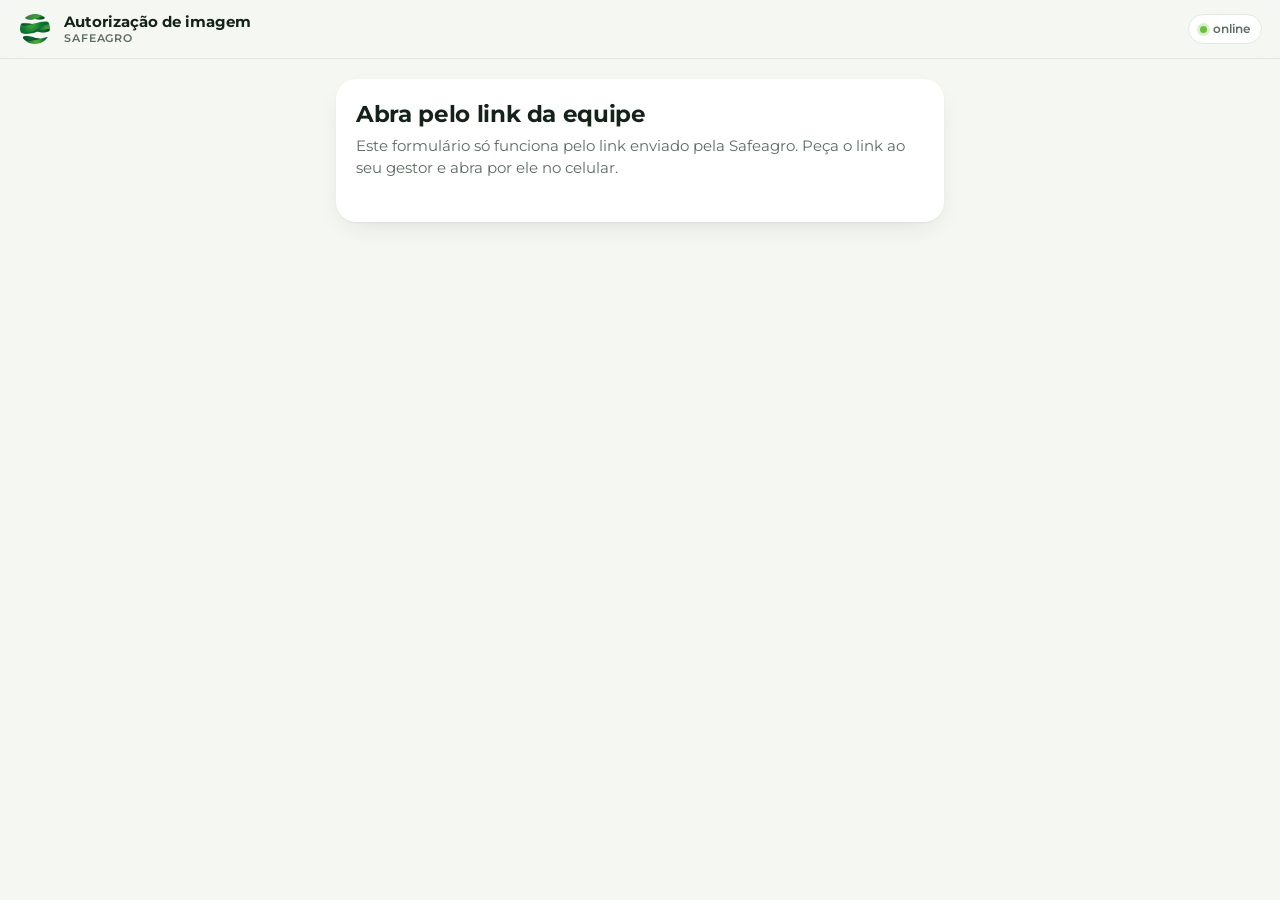
<file: autorizacao-imagem/codigo/index.html>
<!doctype html>
<html lang="pt-BR">
<head>
  <meta charset="utf-8">
  <meta name="viewport" content="width=device-width, initial-scale=1, viewport-fit=cover">
  <meta name="robots" content="noindex, nofollow">
  <meta name="referrer" content="no-referrer">
  <meta name="theme-color" content="#0d5a2e">
  <title>Autorização de imagem · Safeagro</title>
  <link rel="manifest" href="manifest.webmanifest">
  <link rel="icon" href="assets/icone.png">
  <link rel="apple-touch-icon" href="assets/icone-192.png">
  <link rel="stylesheet" href="assets/app.css">
</head>
<body>
  <header class="topo">
    <span class="topo-icone"><img src="assets/icone.png" alt=""></span>
    <div class="tit">Autorização de imagem<small>Safeagro</small></div>
    <div class="dir"><span id="rede" class="rede">online</span></div>
  </header>
  <main id="app" aria-live="polite"></main>
  <noscript><main><div class="aviso aviso-erro">Ative o JavaScript do navegador para usar o formulário.</div></main></noscript>
  <script src="assets/comum.js"></script>
  <script src="assets/assinatura.js"></script>
  <script src="assets/pdf.js"></script>
  <script src="assets/form.js"></script>
</body>
</html>
</file>
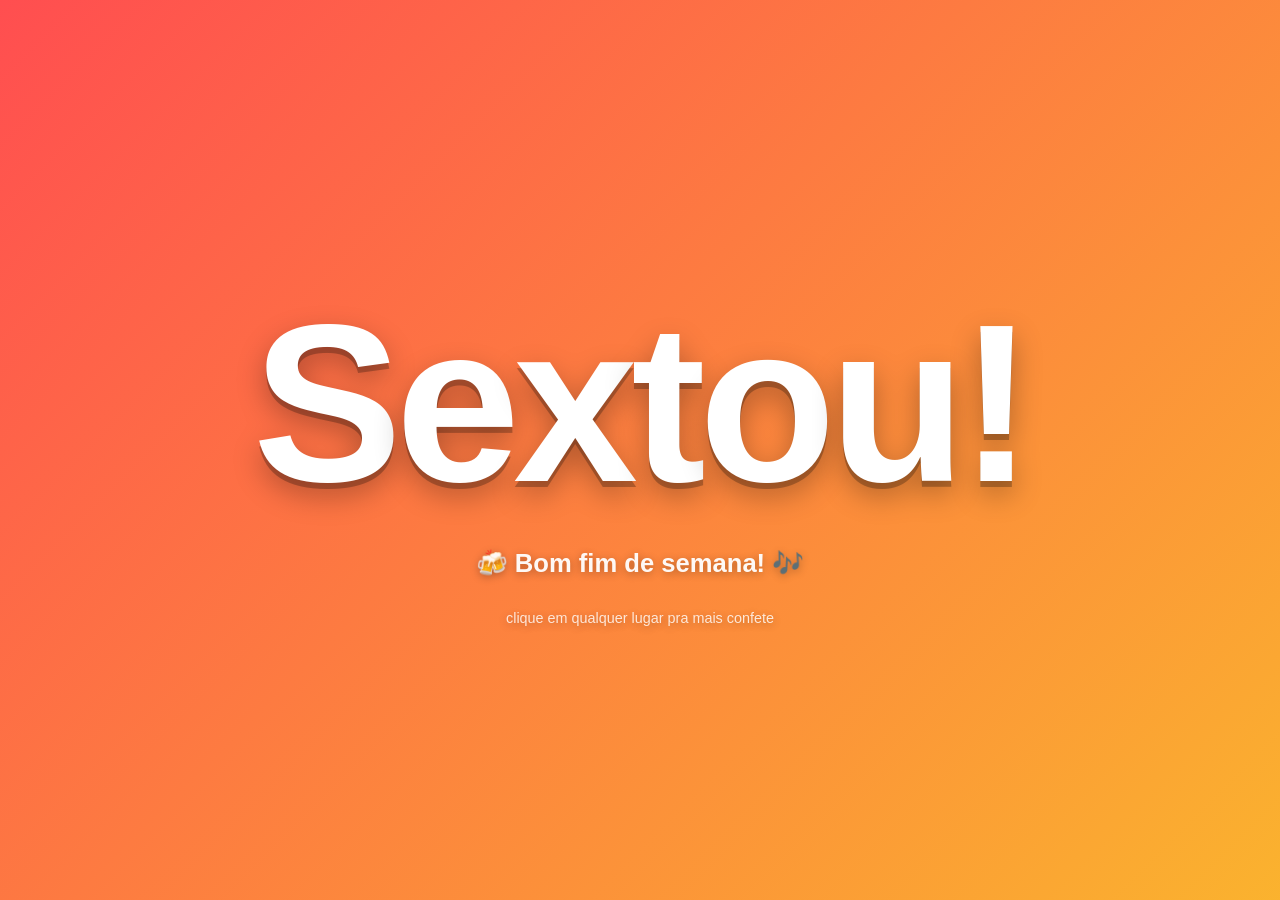
<file: sexta.html>
<!DOCTYPE html>
<html lang="pt-BR">
<head>
<meta charset="UTF-8">
<meta name="viewport" content="width=device-width, initial-scale=1.0">
<title>Sextou! 🎉</title>
<style>
  * { margin: 0; padding: 0; box-sizing: border-box; }
  html, body { height: 100%; overflow: hidden; }
  body {
    display: flex; flex-direction: column; align-items: center; justify-content: center;
    font-family: "Arial Black", "Helvetica Neue", Arial, sans-serif;
    background: linear-gradient(135deg, #ff4e50, #f9d423, #ff6fd8, #3813c2);
    background-size: 400% 400%;
    animation: fundo 10s ease infinite;
    color: #fff; text-align: center; cursor: pointer; user-select: none;
  }
  @keyframes fundo {
    0% { background-position: 0% 50%; }
    50% { background-position: 100% 50%; }
    100% { background-position: 0% 50%; }
  }
  h1 {
    font-size: clamp(4rem, 18vw, 14rem);
    letter-spacing: -0.03em;
    text-shadow: 0 6px 0 rgba(0,0,0,.25), 0 12px 30px rgba(0,0,0,.3);
    animation: pulo 1.2s ease-in-out infinite;
    position: relative; z-index: 2;
  }
  h1 span { display: inline-block; animation: onda 1.2s ease-in-out infinite; }
  @keyframes pulo { 0%,100% { transform: scale(1) rotate(-2deg); } 50% { transform: scale(1.06) rotate(2deg); } }
  @keyframes onda { 0%,100% { transform: translateY(0); } 50% { transform: translateY(-0.12em); } }
  p {
    margin-top: 1rem; font-family: "Helvetica Neue", Arial, sans-serif; font-weight: 700;
    font-size: clamp(1rem, 3vw, 1.6rem); opacity: .95; z-index: 2; position: relative;
    text-shadow: 0 2px 8px rgba(0,0,0,.3);
  }
  .dica { margin-top: 2rem; font-size: .9rem; font-weight: 400; opacity: .8; }
  .confete {
    position: fixed; top: -20px; width: 10px; height: 16px; border-radius: 2px;
    z-index: 1; pointer-events: none; animation: cair linear forwards;
  }
  @keyframes cair { to { transform: translateY(110vh) rotate(720deg); } }
</style>
</head>
<body>
  <h1 id="titulo">Sextou!</h1>
  <p>🍻 Bom fim de semana! 🎶</p>
  <p class="dica">clique em qualquer lugar pra mais confete</p>

<script>
  // Letras com efeito de onda
  const t = document.getElementById('titulo');
  t.innerHTML = [...t.textContent].map((c, i) =>
    `<span style="animation-delay:${i * 0.08}s">${c}</span>`).join('');

  const cores = ['#fff', '#ffe600', '#00e5ff', '#ff2d95', '#7cff4f', '#ff8a00'];
  function confete(qtd) {
    for (let i = 0; i < qtd; i++) {
      const c = document.createElement('div');
      c.className = 'confete';
      c.style.left = Math.random() * 100 + 'vw';
      c.style.background = cores[Math.floor(Math.random() * cores.length)];
      c.style.animationDuration = (2.5 + Math.random() * 3) + 's';
      c.style.animationDelay = (Math.random() * 1.5) + 's';
      c.style.transform = `rotate(${Math.random() * 360}deg)`;
      document.body.appendChild(c);
      setTimeout(() => c.remove(), 7000);
    }
  }
  confete(80);
  setInterval(() => confete(15), 1200);
  document.body.addEventListener('click', () => confete(60));
</script>
</body>
</html>
</file>
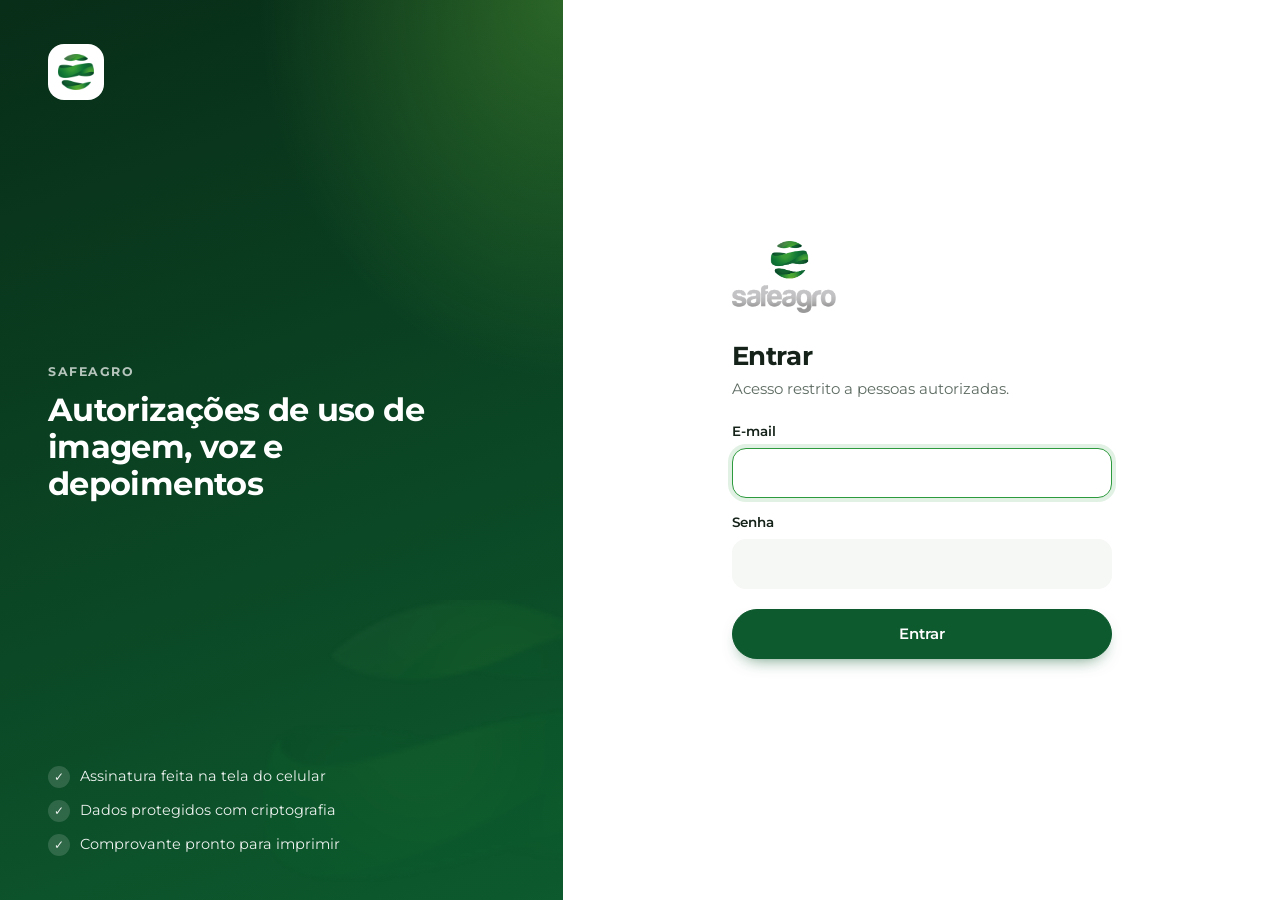
<file: autorizacao-imagem/codigo/gestao.html>
<!doctype html>
<html lang="pt-BR">
<head>
  <meta charset="utf-8">
  <meta name="viewport" content="width=device-width, initial-scale=1, viewport-fit=cover">
  <meta name="robots" content="noindex, nofollow">
  <meta name="referrer" content="no-referrer">
  <meta name="theme-color" content="#0d5a2e">
  <title>Gestão · Autorizações Safeagro</title>
  <link rel="icon" href="assets/icone.png">
  <link rel="stylesheet" href="assets/app.css">
</head>
<body>
  <div id="raiz"></div>
  <noscript><div class="aviso aviso-erro">Ative o JavaScript do navegador.</div></noscript>
  <script src="assets/comum.js"></script>
  <script src="assets/gestao.js"></script>
</body>
</html>
</file>
<file: autorizacao-imagem/codigo/assets/app.css>
/* Autorização de imagem · Safeagro — v2 */
@font-face { font-family: "Montserrat"; src: url("fontes/Montserrat-Regular.ttf") format("truetype"); font-weight: 400; font-display: swap; }
@font-face { font-family: "Montserrat"; src: url("fontes/Montserrat-SemiBold.ttf") format("truetype"); font-weight: 600; font-display: swap; }
@font-face { font-family: "Montserrat"; src: url("fontes/Montserrat-Bold.ttf") format("truetype"); font-weight: 700; font-display: swap; }

:root {
  --verde-900: #082d18;
  --verde-800: #0b3d21;
  --verde-700: #0d5a2e;
  --verde-600: #137a3c;
  --verde-500: #2e9a3e;
  --lima: #6cbf3c;
  --menta: #e7f3e3;
  --menta-2: #f1f7ef;
  --fundo: #f5f7f3;
  --card: #ffffff;
  --texto: #142219;
  --suave: #5d6b62;
  --linha: #e1e8df;
  --campo: #f6f8f5;
  --erro: #b42318;
  --erro-fundo: #fdeceb;
  --alerta: #8a5a00;
  --alerta-fundo: #fff3d4;
  --raio: 20px;
  --sombra: 0 1px 2px rgba(10, 40, 22, .05), 0 10px 30px -12px rgba(10, 40, 22, .14);
  font-family: "Montserrat", system-ui, -apple-system, "Segoe UI", Roboto, Arial, sans-serif;
  color: var(--texto);
  -webkit-text-size-adjust: 100%;
  -webkit-tap-highlight-color: transparent;
}
* { box-sizing: border-box; }
html, body { margin: 0; background: var(--fundo); }
body { min-height: 100vh; line-height: 1.5; font-size: 15px; }
[hidden] { display: none !important; }
button, input, select, textarea { font: inherit; color: inherit; }
img { max-width: 100%; }
h1, h2 { letter-spacing: -.015em; }

/* ---------- topo do formulário ---------- */
.topo {
  position: sticky; top: 0; z-index: 10;
  display: flex; align-items: center; gap: 12px;
  padding: 12px 18px calc(12px);
  padding-top: max(12px, env(safe-area-inset-top));
  background: rgba(245, 247, 243, .9); backdrop-filter: saturate(1.4) blur(12px);
  border-bottom: 1px solid var(--linha);
  color: var(--texto);
}
.topo-icone { display: grid; place-items: center; width: 34px; height: 34px; flex: none; }
.topo-icone img { width: 30px; height: 30px; }
.topo .tit { font-weight: 700; font-size: 15px; line-height: 1.15; }
.topo .tit small { display: block; font-weight: 600; color: var(--suave); font-size: 11px; letter-spacing: .08em; text-transform: uppercase; margin-top: 2px; }
.topo .dir { margin-left: auto; }
.rede { display: inline-flex; align-items: center; gap: 6px; font-size: 12px; font-weight: 600; padding: 5px 11px; border-radius: 99px; background: #fff; border: 1px solid var(--linha); color: var(--suave); white-space: nowrap; }
.rede::before { content: ""; width: 7px; height: 7px; border-radius: 50%; background: var(--lima); box-shadow: 0 0 0 3px rgba(108,191,60,.25); }
.rede.off { background: var(--alerta-fundo); border-color: transparent; color: var(--alerta); }
.rede.off::before { background: #e0a100; box-shadow: none; }

main { max-width: 640px; margin: 0 auto; padding: 20px 16px 128px; }

h1 { font-size: 23px; line-height: 1.2; margin: 0 0 6px; font-weight: 700; }
h2 { font-size: 16px; margin: 0 0 12px; font-weight: 700; }
.sub { color: var(--suave); margin: 0 0 20px; }

.card { background: var(--card); border-radius: var(--raio); box-shadow: var(--sombra); padding: 22px 20px; margin-bottom: 16px; }

/* ---------- botões ---------- */
.btn {
  display: inline-flex; align-items: center; justify-content: center; gap: 10px;
  min-height: 50px; padding: 0 22px; border-radius: 999px;
  border: 1.5px solid var(--linha); background: #fff; color: var(--texto);
  font-weight: 600; font-size: 15px; cursor: pointer; text-decoration: none; user-select: none;
  transition: transform .08s ease, background .15s ease, box-shadow .15s, opacity .15s;
}
.btn:active { transform: scale(.98); }
.btn:disabled { opacity: .45; cursor: default; }
.btn:focus-visible { outline: 3px solid rgba(46,154,62,.35); outline-offset: 2px; }
.btn-primario { background: var(--verde-700); border-color: var(--verde-700); color: #fff; box-shadow: 0 8px 18px -10px rgba(13,90,46,.8); }
.btn-primario:hover:not(:disabled) { background: var(--verde-600); }
.btn-perigo { color: var(--erro); border-color: #f2cdc8; }
.btn-texto { border: 0; background: none; color: var(--verde-700); padding: 0 6px; min-height: 40px; }
.btn-bloco { width: 100%; }
.btn-grande { min-height: 58px; font-size: 16.5px; }
.btn-pq { min-height: 38px; padding: 0 15px; font-size: 13.5px; }
.btn svg { width: 20px; height: 20px; }

.barra-fixa {
  position: fixed; left: 0; right: 0; bottom: 0; z-index: 20;
  display: flex; gap: 10px; justify-content: center;
  padding: 12px 16px calc(12px + env(safe-area-inset-bottom));
  background: rgba(255,255,255,.94); backdrop-filter: blur(12px);
  border-top: 1px solid var(--linha);
}
.barra-fixa .btn { flex: 1; max-width: 300px; }
.barra-fixa .btn:first-child { flex: 0 0 auto; min-width: 110px; }

/* ---------- início ---------- */
.inicio { padding: 8px 2px 4px; margin-bottom: 18px; }
.inicio-ola { display: flex; justify-content: space-between; align-items: center; margin-bottom: 6px; }
.inicio-ola span { font-size: 13px; font-weight: 600; color: var(--suave); }
.inicio h1 { font-size: 27px; margin-bottom: 6px; }
.inicio .sub { margin-bottom: 18px; }
.link-discreto { border: 0; background: none; padding: 4px 0; color: var(--suave); font-size: 12.5px; font-weight: 600; text-decoration: underline; text-underline-offset: 3px; cursor: pointer; }

/* status = ponto + texto (sem caixas nem faixas) */
.status { display: inline-flex; align-items: center; gap: 7px; font-size: 12.5px; font-weight: 600; color: var(--suave); white-space: nowrap; }
.status::before { content: ""; width: 8px; height: 8px; border-radius: 50%; background: #b7c2b8; }
.status.ok { color: var(--verde-700); }
.status.ok::before { background: var(--verde-500); box-shadow: 0 0 0 3px rgba(46,154,62,.16); }
.status.alerta { color: var(--alerta); }
.status.alerta::before { background: #e0a100; box-shadow: 0 0 0 3px rgba(224,161,0,.18); }
.status.erro { color: var(--erro); }
.status.erro::before { background: var(--erro); }

.resumo-cab { display: flex; justify-content: space-between; align-items: center; gap: 10px; margin-bottom: 14px; }
.resumo-cab h2 { margin: 0; }
.resumo-nums { display: grid; grid-template-columns: 1fr 1fr; }
.resumo-nums div + div { padding-left: 18px; border-left: 1px solid var(--linha); }
.resumo-nums b { display: block; font-size: 40px; font-weight: 400; line-height: 1; letter-spacing: -.04em; font-variant-numeric: tabular-nums; }
.resumo-nums span { display: block; margin-top: 6px; color: var(--suave); font-size: 12.5px; }
.li-nome { display: inline-flex; align-items: center; gap: 10px; min-width: 0; }
.ponto-ok { width: 7px; height: 7px; border-radius: 50%; background: var(--verde-500); flex: none; }

.lista-simples { list-style: none; padding: 0; margin: 0; }
.lista-simples li { display: flex; justify-content: space-between; align-items: center; gap: 12px; padding: 13px 0; border-top: 1px solid var(--linha); font-size: 14.5px; }
.lista-simples li:first-child { border-top: 0; padding-top: 2px; }
.lista-simples .p { color: var(--suave); font-size: 12.5px; white-space: nowrap; font-variant-numeric: tabular-nums; }

.pill { display: inline-flex; align-items: center; padding: 3px 10px; border-radius: 99px; font-size: 11.5px; font-weight: 700; letter-spacing: .02em; }
.pill.ok { background: var(--menta); color: var(--verde-700); }
.pill.pend { background: var(--alerta-fundo); color: var(--alerta); }
.pill.rev { background: var(--erro-fundo); color: var(--erro); }

/* ---------- passos ---------- */
.passos { display: flex; list-style: none; padding: 0; margin: 2px 0 22px; }
.passos li { flex: 1; display: flex; flex-direction: column; align-items: center; gap: 6px; position: relative; font-size: 11.5px; font-weight: 600; color: var(--suave); }
.passos li::before { content: ""; position: absolute; top: 15px; left: -50%; right: 50%; height: 2px; background: var(--linha); z-index: 0; }
.passos li:first-child::before { display: none; }
.passos li.feito::before, .passos li.atual::before { background: var(--verde-500); }
.passos .bola { position: relative; z-index: 1; display: grid; place-items: center; width: 32px; height: 32px; border-radius: 50%; background: #fff; border: 2px solid var(--linha); font-size: 13px; font-weight: 700; color: var(--suave); }
.passos li.feito .bola { background: var(--verde-500); border-color: var(--verde-500); color: #fff; }
.passos li.atual .bola { background: var(--verde-700); border-color: var(--verde-700); color: #fff; box-shadow: 0 0 0 5px rgba(46,154,62,.16); }
.passos li.atual { color: var(--verde-700); }
.tit-passo { font-size: 22px; }

/* ---------- formulário ---------- */
.campo { display: block; margin-bottom: 16px; }
.campo > span { display: block; font-weight: 600; font-size: 13.5px; margin-bottom: 7px; color: #2a3a30; }
.campo > span em { color: var(--erro); font-style: normal; }
.campo input, .campo select, .campo textarea {
  width: 100%; min-height: 52px; padding: 13px 15px;
  font-size: 16px; /* sem zoom no iPhone */
  border: 1.5px solid transparent; border-radius: 14px; background: var(--campo);
  outline: none; transition: border-color .15s, box-shadow .15s, background .15s;
  -webkit-appearance: none; appearance: none;
}
.campo select { background-image: url("data:image/svg+xml,%3Csvg xmlns='http://www.w3.org/2000/svg' width='12' height='8' viewBox='0 0 12 8'%3E%3Cpath d='M1 1l5 5 5-5' stroke='%235d6b62' stroke-width='2' fill='none' stroke-linecap='round'/%3E%3C/svg%3E"); background-repeat: no-repeat; background-position: right 15px center; padding-right: 38px; }
.campo textarea { min-height: 88px; resize: vertical; }
.campo input:focus, .campo select:focus, .campo textarea:focus { background: #fff; border-color: var(--verde-500); box-shadow: 0 0 0 4px rgba(46,154,62,.14); }
.campo.invalido input, .campo.invalido select, .campo.invalido textarea { border-color: var(--erro); background: #fff; }
.campo .msg { display: none; color: var(--erro); font-size: 12.5px; font-weight: 600; margin-top: 5px; }
.campo.invalido .msg { display: block; }
.duas { display: grid; grid-template-columns: 1fr 112px; gap: 12px; }
.duas-igual { display: grid; grid-template-columns: 1fr 1fr; gap: 12px; }
@media (max-width: 420px) { .duas-igual { grid-template-columns: 1fr; gap: 0; } }
.data-auto { display: flex; align-items: center; gap: 8px; padding: 12px 14px; border-radius: 14px; background: var(--menta-2); color: var(--suave); font-size: 13.5px; }

/* ---------- termo ---------- */
.entrega { display: flex; gap: 12px; align-items: center; padding: 14px 16px; border-radius: 16px; background: var(--menta); color: var(--verde-800); font-weight: 600; font-size: 14px; margin-bottom: 16px; }
.entrega svg { flex: none; }
.termo-texto { font-size: 15px; line-height: 1.7; position: relative; }
.termo-texto p { margin: 0 0 12px; }
.termo-texto p:last-child { margin-bottom: 0; }
.aceite {
  display: flex; gap: 14px; align-items: flex-start;
  padding: 16px 18px; border-radius: 18px; border: 2px solid var(--linha); background: #fff; cursor: pointer;
  font-size: 14.5px; font-weight: 500; transition: border-color .15s, background .15s;
}
.aceite input { width: 26px; height: 26px; margin: 1px 0 0; accent-color: var(--verde-700); flex: none; }
.aceite.marcado { border-color: var(--verde-500); background: var(--menta-2); }

/* ---------- assinatura ---------- */
.caixa-assin {
  position: relative; display: flex; align-items: center; justify-content: center; flex-direction: column; gap: 8px;
  height: 210px; border-radius: 20px; background: #fff; cursor: pointer; text-align: center; padding: 16px;
  border: 2px dashed #b8cbb5; color: var(--verde-700); font-weight: 600;
}
.caixa-assin::after { content: ""; position: absolute; left: 10%; right: 10%; bottom: 46px; border-bottom: 1.5px solid #d6dfd4; }
.caixa-assin.feita { border-style: solid; border-color: var(--verde-500); }
.caixa-assin.feita::after { display: none; }
.caixa-assin img { max-height: 170px; position: relative; z-index: 1; }
.caixa-assin svg { width: 30px; height: 30px; }
.pad { position: fixed; inset: 0; z-index: 100; background: #fff; display: flex; flex-direction: column; }
.pad-topo { display: flex; align-items: center; gap: 12px; padding: 12px 16px; padding-top: max(12px, env(safe-area-inset-top)); background: var(--verde-800); color: #fff; }
.pad-topo .t { font-weight: 700; font-size: 15px; }
.pad-topo .d { opacity: .75; font-size: 12.5px; }
.pad-area { position: relative; flex: 1; touch-action: none; background: radial-gradient(circle at 1px 1px, #e6ece4 1px, transparent 0) 0 0 / 22px 22px; }
.pad-area canvas { position: absolute; inset: 0; width: 100%; height: 100%; touch-action: none; cursor: crosshair; }
.pad-linha { position: absolute; left: 8%; right: 8%; bottom: 28%; border-bottom: 2px solid #b8c6b5; pointer-events: none; }
.pad-x { position: absolute; left: 8%; bottom: calc(28% + 6px); font-size: 22px; color: #8fa18c; pointer-events: none; }
.pad-dica { position: absolute; left: 0; right: 0; top: 22px; text-align: center; color: #8fa18c; pointer-events: none; font-size: 14px; font-weight: 600; }
.pad-acoes { display: flex; gap: 10px; padding: 12px 16px calc(12px + env(safe-area-inset-bottom)); border-top: 1px solid var(--linha); background: #fff; }
.pad-acoes .btn { flex: 1; }
.pad-acoes .btn-primario { flex: 2; }
.girar { display: none; }
@media (orientation: portrait) and (max-width: 600px) { .girar { display: block; } }

/* ---------- conferência e resultado ---------- */
.resumo-lin { display: grid; grid-template-columns: 118px 1fr; gap: 0; font-size: 14.5px; margin: 0; }
.resumo-lin dt, .resumo-lin dd { padding: 9px 0; border-top: 1px solid var(--linha); }
.resumo-lin dt:first-of-type, .resumo-lin dd:first-of-type { border-top: 0; }
.resumo-lin dt { color: var(--suave); font-size: 13px; }
.resumo-lin dd { margin: 0; word-break: break-word; font-weight: 500; }
.assin-prev { display: block; max-height: 110px; margin: 6px 0 0; padding: 10px; border-radius: 14px; background: var(--menta-2); }

.sucesso { text-align: center; padding: 34px 20px 24px; }
.sucesso .icone { width: 84px; height: 84px; border-radius: 50%; display: grid; place-items: center; margin: 0 auto 16px; background: var(--menta); color: var(--verde-700); animation: pulo .5s cubic-bezier(.2,1.4,.4,1); }
.sucesso .icone.pend { background: var(--alerta-fundo); color: var(--alerta); }
.sucesso .prot { display: inline-block; font-size: 20px; font-weight: 700; letter-spacing: .04em; margin: 4px 0 10px; padding: 6px 16px; border-radius: 12px; background: var(--menta-2); color: var(--verde-700); font-variant-numeric: tabular-nums; }
@keyframes pulo { from { transform: scale(.4); opacity: 0; } to { transform: scale(1); opacity: 1; } }

/* ---------- avisos ---------- */
.aviso { padding: 14px 16px; border-radius: 16px; margin-bottom: 16px; font-size: 14.5px; }
.aviso-erro { background: var(--erro-fundo); color: var(--erro); }
.aviso-ok { background: var(--menta); color: var(--verde-700); }
.aviso-alerta { background: var(--alerta-fundo); color: var(--alerta); }
.aviso ul { margin: 6px 0 0; padding-left: 18px; }
.nota { color: var(--suave); font-size: 13px; }
.esp { height: 12px; }
.mt { margin-top: 12px; }

/* ---------- instalação ---------- */
.pg-simples { display: grid; place-items: center; min-height: 100vh; padding: 24px 16px; background: linear-gradient(160deg, var(--verde-900), var(--verde-700)); }
.caixa { width: 100%; max-width: 440px; background: #fff; border-radius: 24px; box-shadow: var(--sombra); padding: 30px 26px; }
.caixa h1 { text-align: center; font-size: 20px; }
.marca-login { display: block; width: 116px; margin: 0 auto 20px; }
.form-simples label { display: block; font-weight: 600; font-size: 13.5px; margin-bottom: 14px; }
.form-simples input { display: block; width: 100%; margin-top: 7px; min-height: 50px; padding: 12px 15px; font-size: 16px; border: 1.5px solid transparent; border-radius: 14px; background: var(--campo); outline: none; }
.form-simples input:focus { background: #fff; border-color: var(--verde-500); box-shadow: 0 0 0 4px rgba(46,154,62,.14); }
.form-simples .btn { margin-top: 6px; }
.dados-inst dt { font-weight: 700; margin-top: 12px; font-size: 12px; color: var(--suave); text-transform: uppercase; letter-spacing: .04em; }
.dados-inst dd { margin: 3px 0 0; word-break: break-all; }
.dados-inst code { font-size: 18px; background: var(--menta); padding: 2px 8px; border-radius: 6px; }

/* ---------- tela de acesso da gestão ---------- */
.pg-acesso { background: #fff; }
.acesso { display: grid; grid-template-columns: minmax(320px, 44%) 1fr; min-height: 100vh; }
.acesso-marca {
  position: relative; overflow: hidden; display: flex; flex-direction: column; justify-content: space-between; gap: 32px;
  padding: 44px 48px; color: #fff;
  background: radial-gradient(90% 70% at 100% 0%, rgba(108,191,60,.35), transparent 60%), linear-gradient(160deg, var(--verde-900), var(--verde-700));
}
.acesso-marca::after { content: ""; position: absolute; right: -120px; bottom: -120px; width: 420px; height: 420px; background: url("icone.png") center / contain no-repeat; opacity: .1; }
.acesso-icone { width: 56px; height: 56px; padding: 10px; border-radius: 16px; background: #fff; }
.acesso-kicker { font-size: 12.5px; font-weight: 700; letter-spacing: .12em; text-transform: uppercase; opacity: .7; margin-bottom: 10px; }
.acesso-titulo { font-size: 32px; font-weight: 700; line-height: 1.15; letter-spacing: -.02em; max-width: 12em; }
.acesso-lista { list-style: none; padding: 0; margin: 0; display: grid; gap: 12px; font-size: 14.5px; position: relative; z-index: 1; }
.acesso-lista li { display: flex; gap: 10px; align-items: center; opacity: .92; }
.acesso-lista li::before { content: "✓"; display: grid; place-items: center; width: 22px; height: 22px; border-radius: 50%; background: rgba(255,255,255,.16); font-size: 12px; font-weight: 700; }
.acesso-form { display: grid; place-items: center; padding: 40px 24px; max-width: none; margin: 0; }
.acesso-caixa { width: 100%; max-width: 380px; }
.acesso-caixa .marca-login { margin: 0 0 28px; width: 104px; }
.acesso-caixa h1 { font-size: 26px; }
@media (max-width: 820px) {
  .acesso { grid-template-columns: 1fr; }
  .acesso-marca { padding: 28px 22px; gap: 18px; }
  .acesso-titulo { font-size: 22px; }
  .acesso-lista { display: none; }
  .acesso-form { place-items: start center; padding: 28px 20px; }
  .acesso-caixa .marca-login { display: none; }
}

/* ---------- gestão ---------- */
.pg-gestao { background: var(--fundo); }
.gestao { display: grid; grid-template-columns: 248px minmax(0, 1fr); min-height: 100vh; }
.lateral {
  position: sticky; top: 0; height: 100vh; display: flex; flex-direction: column; gap: 22px;
  padding: 22px 16px; color: #fff; background: linear-gradient(180deg, var(--verde-900), var(--verde-800));
}
.lateral-marca { display: flex; align-items: center; gap: 12px; padding: 0 8px; }
.lateral-marca img { width: 40px; height: 40px; padding: 7px; border-radius: 12px; background: #fff; }
.lateral-marca b { display: block; font-size: 15px; }
.lateral-marca span { font-size: 11.5px; letter-spacing: .1em; text-transform: uppercase; opacity: .6; }
.menu { display: grid; gap: 4px; }
.menu button { display: flex; align-items: center; gap: 12px; width: 100%; padding: 11px 12px; border: 0; border-radius: 12px; background: none; color: rgba(255,255,255,.72); font-weight: 600; font-size: 14px; cursor: pointer; text-align: left; transition: background .15s, color .15s; }
.menu button:hover { background: rgba(255,255,255,.07); color: #fff; }
.menu button.ativa { background: #fff; color: var(--verde-900); }
.lateral-usuario { margin-top: auto; display: grid; grid-template-columns: 36px 1fr; gap: 4px 10px; align-items: center; padding: 14px 10px 0; border-top: 1px solid rgba(255,255,255,.1); }
.avatar { width: 36px; height: 36px; border-radius: 50%; display: grid; place-items: center; background: var(--lima); color: var(--verde-900); font-weight: 700; }
.quem { min-width: 0; }
.quem b, .quem span { display: block; overflow: hidden; text-overflow: ellipsis; white-space: nowrap; }
.quem b { font-size: 13.5px; }
.quem span { font-size: 11.5px; opacity: .6; }
.sair { grid-column: 1 / -1; margin-top: 8px; min-height: 36px; border-radius: 10px; border: 1px solid rgba(255,255,255,.18); background: none; color: #fff; font-weight: 600; font-size: 13px; cursor: pointer; }
.sair:hover { background: rgba(255,255,255,.08); }
.gestao-main { padding: 30px 36px 60px; max-width: 1240px; margin: 0; width: 100%; }
.gestao-topo { margin-bottom: 22px; }
.gestao-topo h1 { font-size: 26px; margin: 0; }
@media (max-width: 900px) {
  .gestao { grid-template-columns: minmax(0, 1fr); }
  .lateral, .gestao-main { min-width: 0; }
  .lateral { position: static; height: auto; flex-direction: row; flex-wrap: wrap; align-items: center; gap: 10px; padding: 12px 14px; }
  .lateral-marca { padding: 0; }
  .menu { order: 3; width: 100%; display: flex; overflow-x: auto; gap: 6px; }
  .menu button { width: auto; white-space: nowrap; padding: 9px 12px; }
  .lateral-usuario { margin: 0 0 0 auto; border: 0; padding: 0; grid-template-columns: auto auto; }
  .lateral-usuario .quem, .lateral-usuario .avatar { display: none; }
  .sair { margin: 0; padding: 0 14px; }
  .gestao-main { padding: 20px 16px 48px; }
}

.kpis { display: grid; grid-template-columns: repeat(4, 1fr); padding: 22px 0; margin-bottom: 24px; }
.kpi { display: flex; flex-direction: column; gap: 8px; padding: 0 24px; min-width: 0; }
.kpi + .kpi { border-left: 1px solid var(--linha); }
.kpi-rot { font-size: 12.5px; font-weight: 600; color: var(--suave); }
.kpi b { font-size: 44px; font-weight: 400; letter-spacing: -.045em; line-height: 1; font-variant-numeric: tabular-nums; }
.kpi-sub { font-size: 12.5px; color: var(--suave); }
.pilha { display: flex; padding-left: 6px; }
.mini-av { display: grid; place-items: center; width: 30px; height: 30px; margin-left: -6px; border-radius: 50%; border: 2px solid #fff; background: var(--menta); color: var(--verde-800); font-size: 11px; font-weight: 700; }
.mini-av:nth-child(2n) { background: #dbeed2; }
.mini-av:nth-child(3n) { background: #eef3d9; }
.mini-av.mais { background: #eef1ed; color: var(--suave); }
@media (max-width: 1100px) {
  .kpis { grid-template-columns: 1fr 1fr; row-gap: 22px; }
  .kpi:nth-child(3) { border-left: 0; }
}
@media (max-width: 560px) {
  .kpis { grid-template-columns: 1fr; }
  .kpi + .kpi { border-left: 0; border-top: 1px solid var(--linha); padding-top: 18px; }
}
.filtros { display: grid; grid-template-columns: 2fr 1fr 1.1fr .9fr .9fr; gap: 10px; margin-bottom: 14px; }
.filtros > * { min-width: 0; }
.filtros input, .filtros select { min-height: 46px; padding: 9px 14px; border: 1.5px solid var(--linha); border-radius: 14px; background: #fff; font-size: 14px; width: 100%; outline: none; }
.filtros input:focus, .filtros select:focus { border-color: var(--verde-500); box-shadow: 0 0 0 4px rgba(46,154,62,.12); }
@media (max-width: 1180px) { .filtros { grid-template-columns: 1fr 1fr; } .filtros .q { grid-column: 1 / -1; } }
.tabela { width: 100%; border-collapse: collapse; font-size: 14px; }
.tabela th { text-align: left; color: var(--suave); font-weight: 600; font-size: 11.5px; text-transform: uppercase; letter-spacing: .06em; padding: 12px; border-bottom: 1px solid var(--linha); }
.tabela td { padding: 14px 12px; border-bottom: 1px solid var(--linha); vertical-align: middle; }
.tabela tbody tr:last-child td { border-bottom: 0; }
.tabela tbody tr[tabindex] { cursor: pointer; transition: background .12s; }
.tabela tbody tr[tabindex]:hover { background: var(--menta-2); }
.tabela .mono { font-variant-numeric: tabular-nums; white-space: nowrap; }
@media (max-width: 760px) {
  .tabela thead { display: none; }
  .tabela, .tabela tbody, .tabela tr, .tabela td { display: block; width: 100%; }
  .tabela tr { padding: 12px 0; border-bottom: 1px solid var(--linha); }
  .tabela td { border: 0; padding: 2px 4px; }
}
.vazio { text-align: center; color: var(--suave); padding: 40px 12px; }
.acoes-lin { display: flex; gap: 8px; flex-wrap: wrap; align-items: center; }
.entre { display: flex; justify-content: space-between; align-items: center; gap: 12px; flex-wrap: wrap; margin-bottom: 12px; }
.entre h2 { margin: 0; }

.modal-fundo { position: fixed; inset: 0; z-index: 50; background: rgba(8, 28, 16, .5); backdrop-filter: blur(3px); display: flex; align-items: flex-end; justify-content: center; }
@media (min-width: 700px) { .modal-fundo { align-items: center; } }
.modal { background: #fff; width: 100%; max-width: 640px; max-height: 92vh; overflow: auto; border-radius: 24px 24px 0 0; padding: 26px 24px 28px; box-shadow: 0 30px 60px -20px rgba(0,0,0,.35); }
@media (min-width: 700px) { .modal { border-radius: 24px; } }
.modal h2 { font-size: 21px; display: flex; flex-wrap: wrap; align-items: center; gap: 10px; }
.modal .passo-rot { font-size: 12px; font-weight: 700; letter-spacing: .08em; color: var(--suave); margin-bottom: 4px; }
.modal .assin-img { display: block; max-width: 100%; max-height: 160px; margin: 6px 0; background: var(--menta-2); border-radius: 14px; padding: 10px; }
.link-box { display: flex; gap: 8px; align-items: center; background: var(--menta-2); border: 1.5px dashed #bcd3b8; border-radius: 14px; padding: 12px 14px; word-break: break-all; font-family: ui-monospace, Menlo, Consolas, monospace; font-size: 13.5px; }
.toast { position: fixed; left: 50%; bottom: 100px; transform: translateX(-50%); z-index: 200; background: var(--verde-900); color: #fff; padding: 12px 18px; border-radius: 14px; font-size: 14px; font-weight: 500; box-shadow: var(--sombra); max-width: calc(100% - 32px); }
/* ---------- PDF da via do produtor, tabelas largas e formulário de acessos ---------- */
.btn-pdf { background: var(--menta); border-color: var(--menta); color: var(--verde-800); margin-bottom: 6px; }
.btn-pdf:hover:not(:disabled) { background: #d9eed3; }
.nota-pdf { margin: 0 4px 18px; font-size: 12.5px; line-height: 1.45; }
.area-pdf { display: grid; gap: 8px; margin-bottom: 6px; }
.pdf-pronto { font-size: 13px; font-weight: 600; color: var(--verde-700); }
.pdf-acoes { display: grid; grid-template-columns: 1fr 1fr; gap: 8px; }
.card:has(> .tabela) { overflow-x: auto; }
.form-acesso { grid-template-columns: 1.3fr 1.6fr 1fr auto; }
</file>
